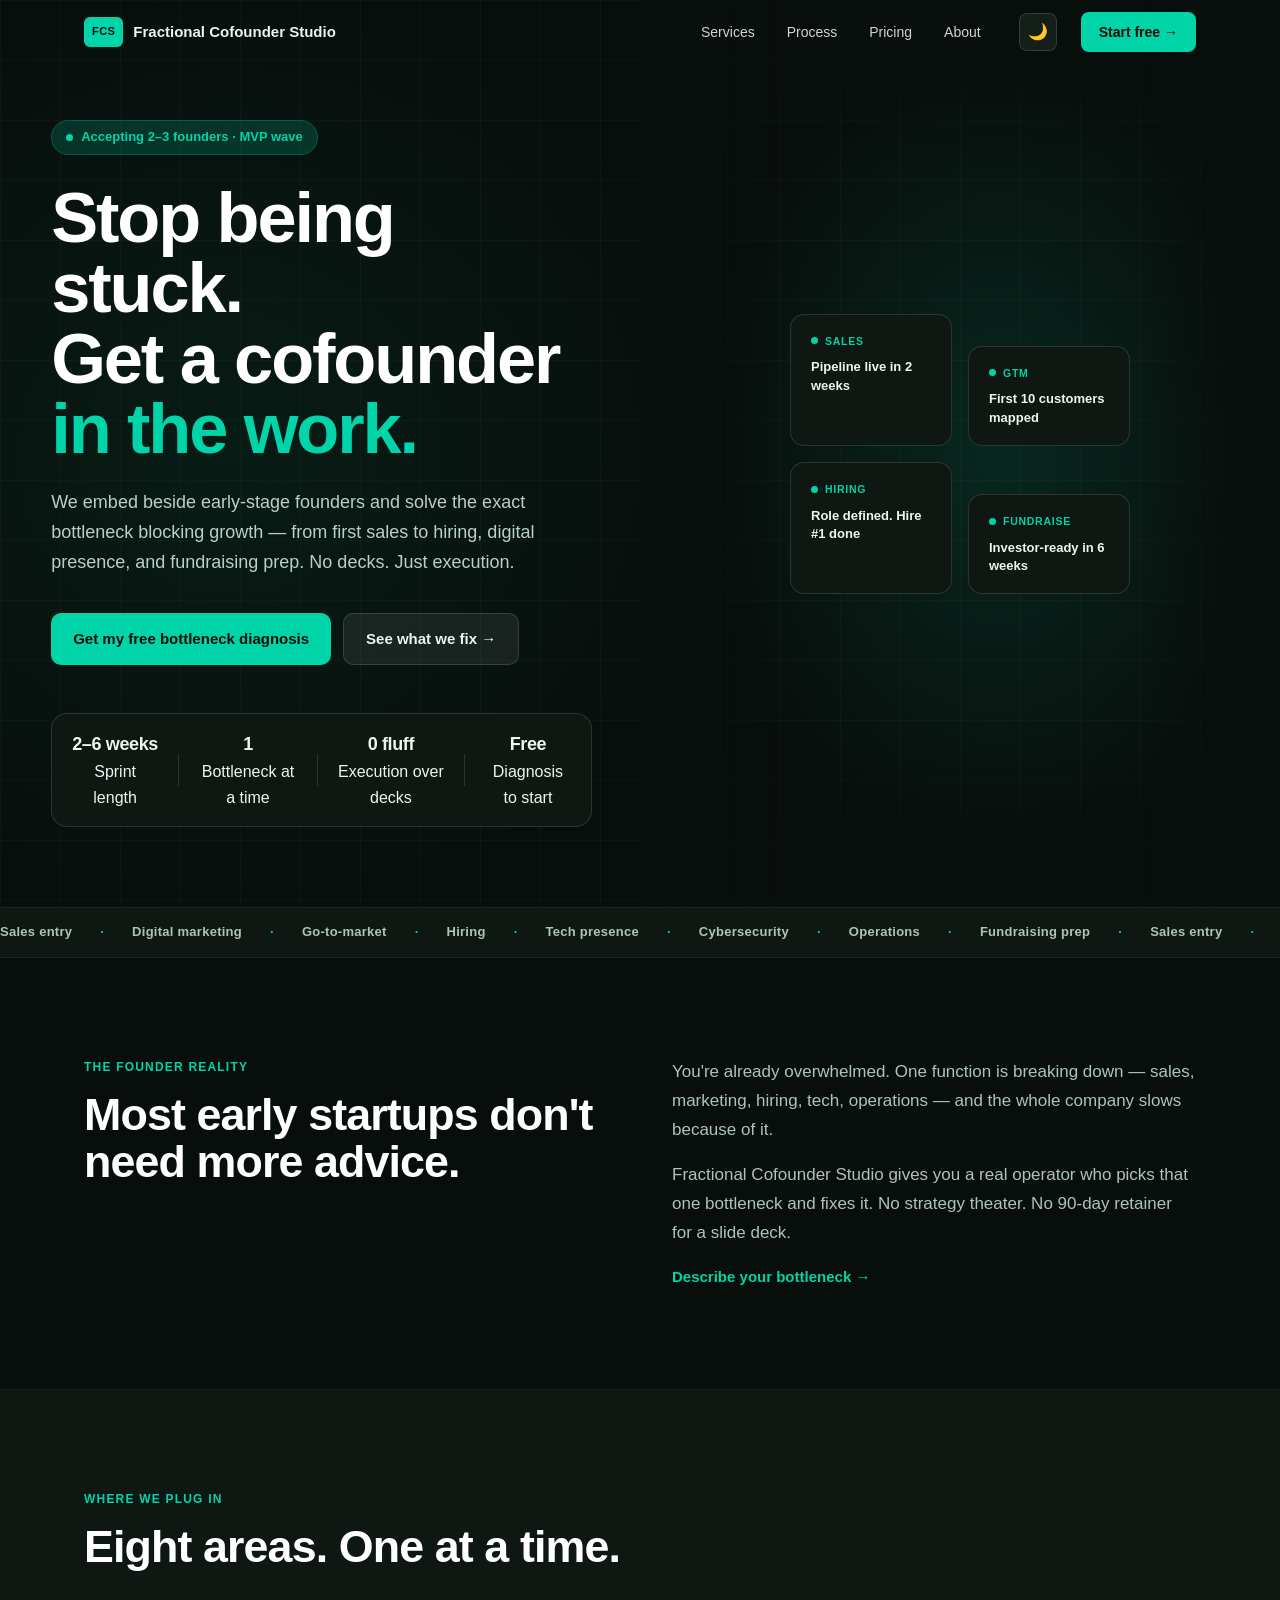
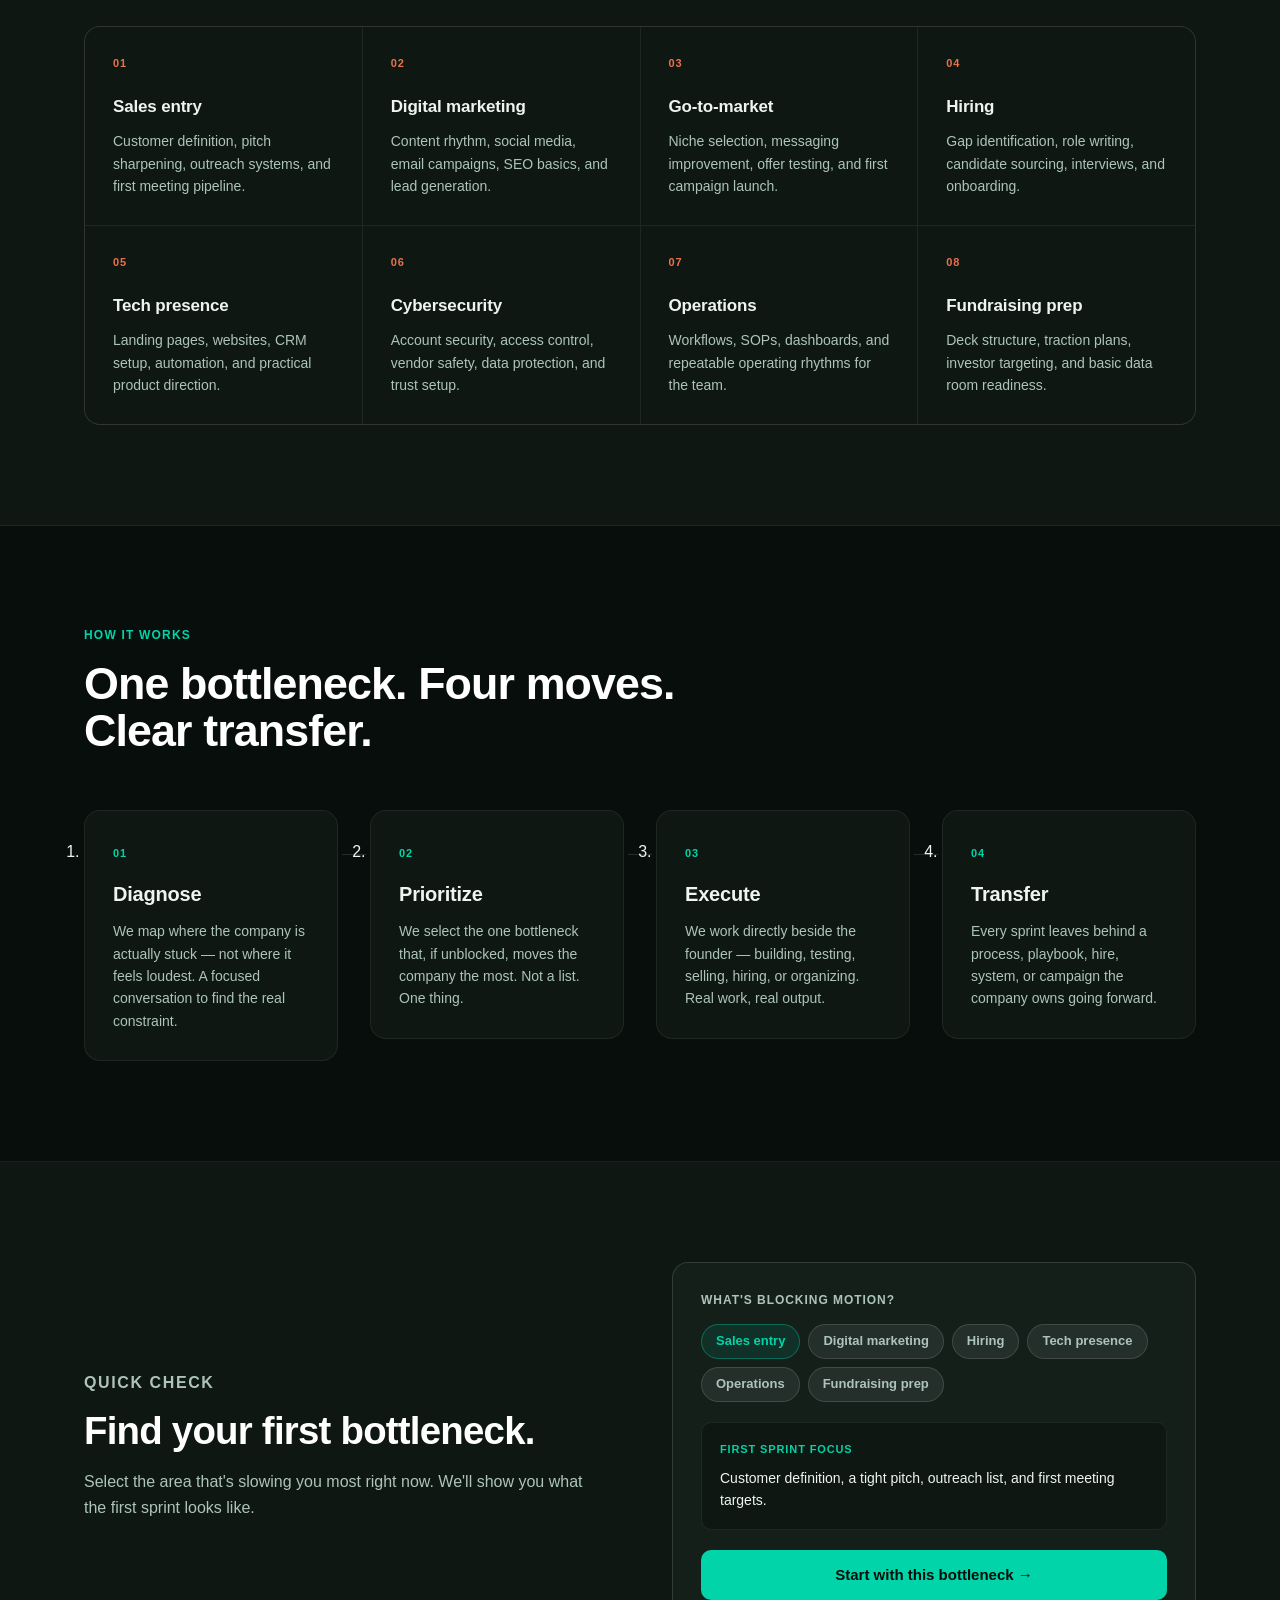
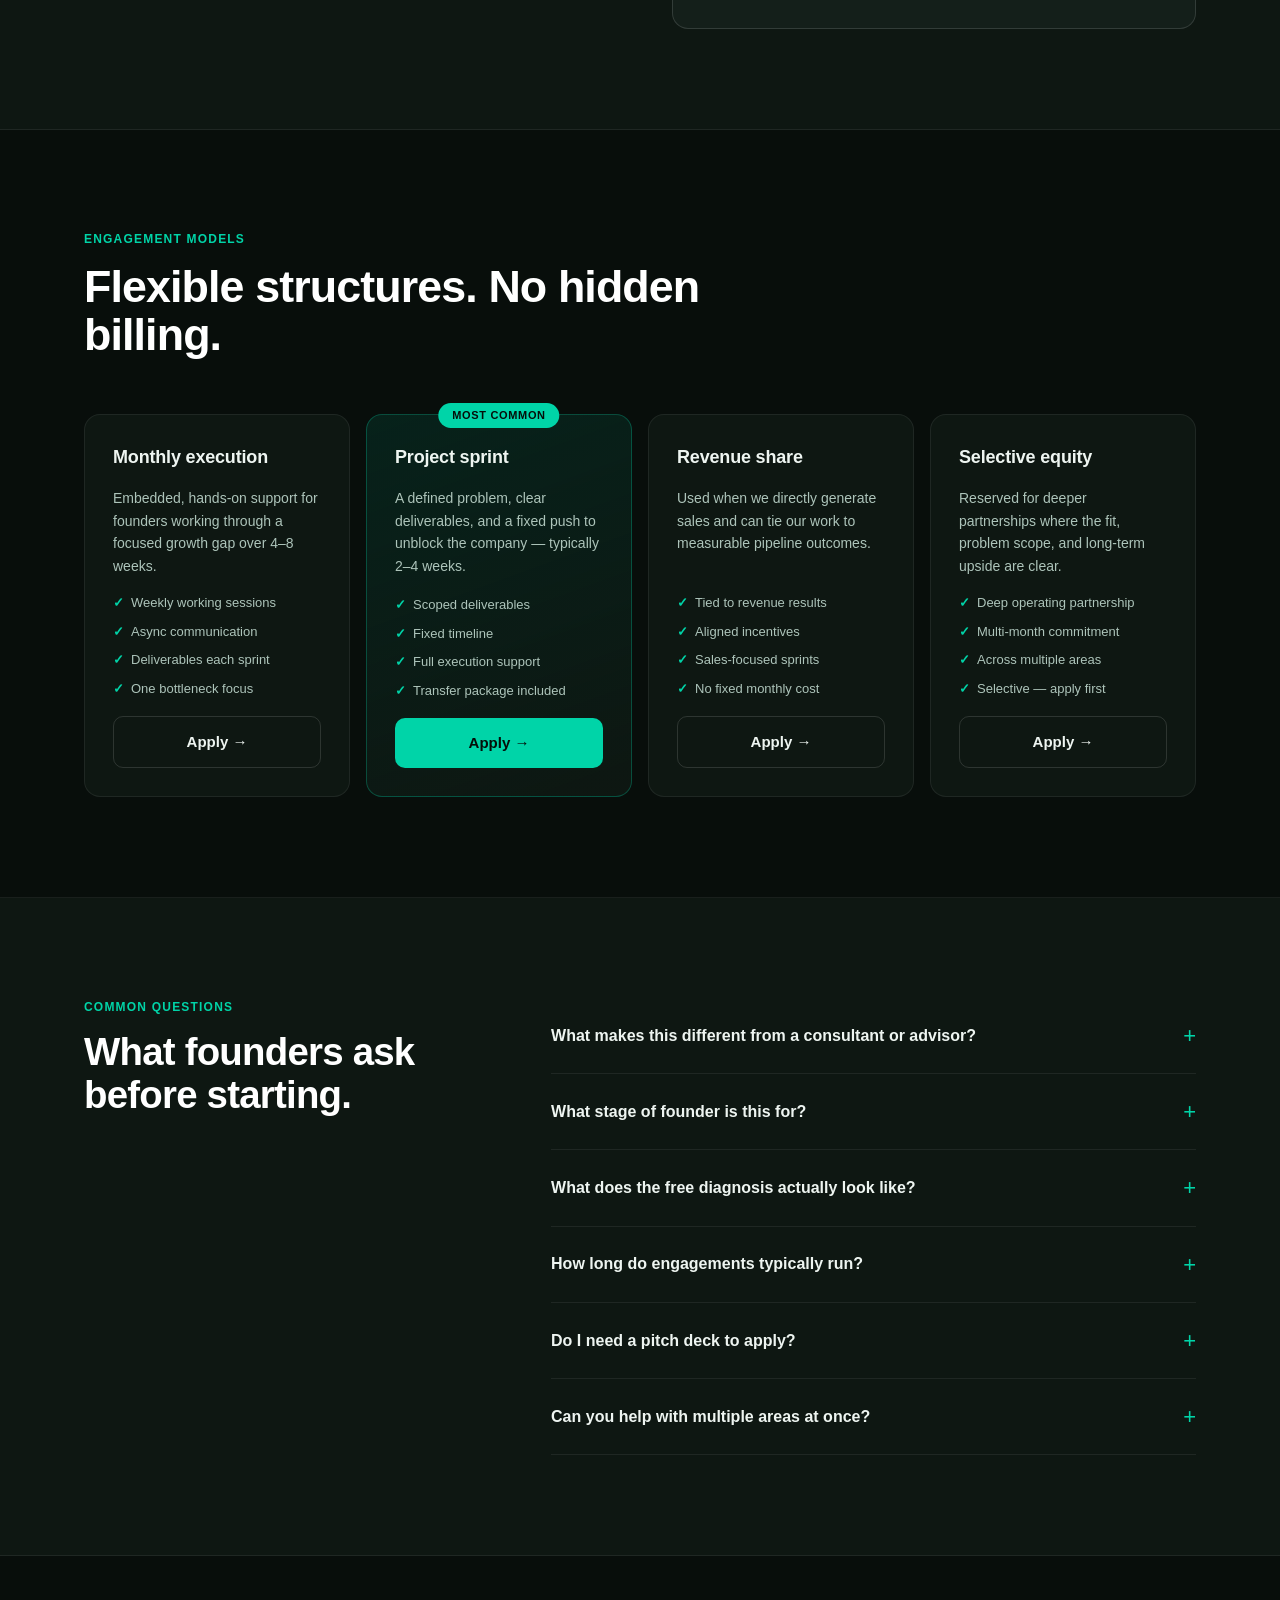
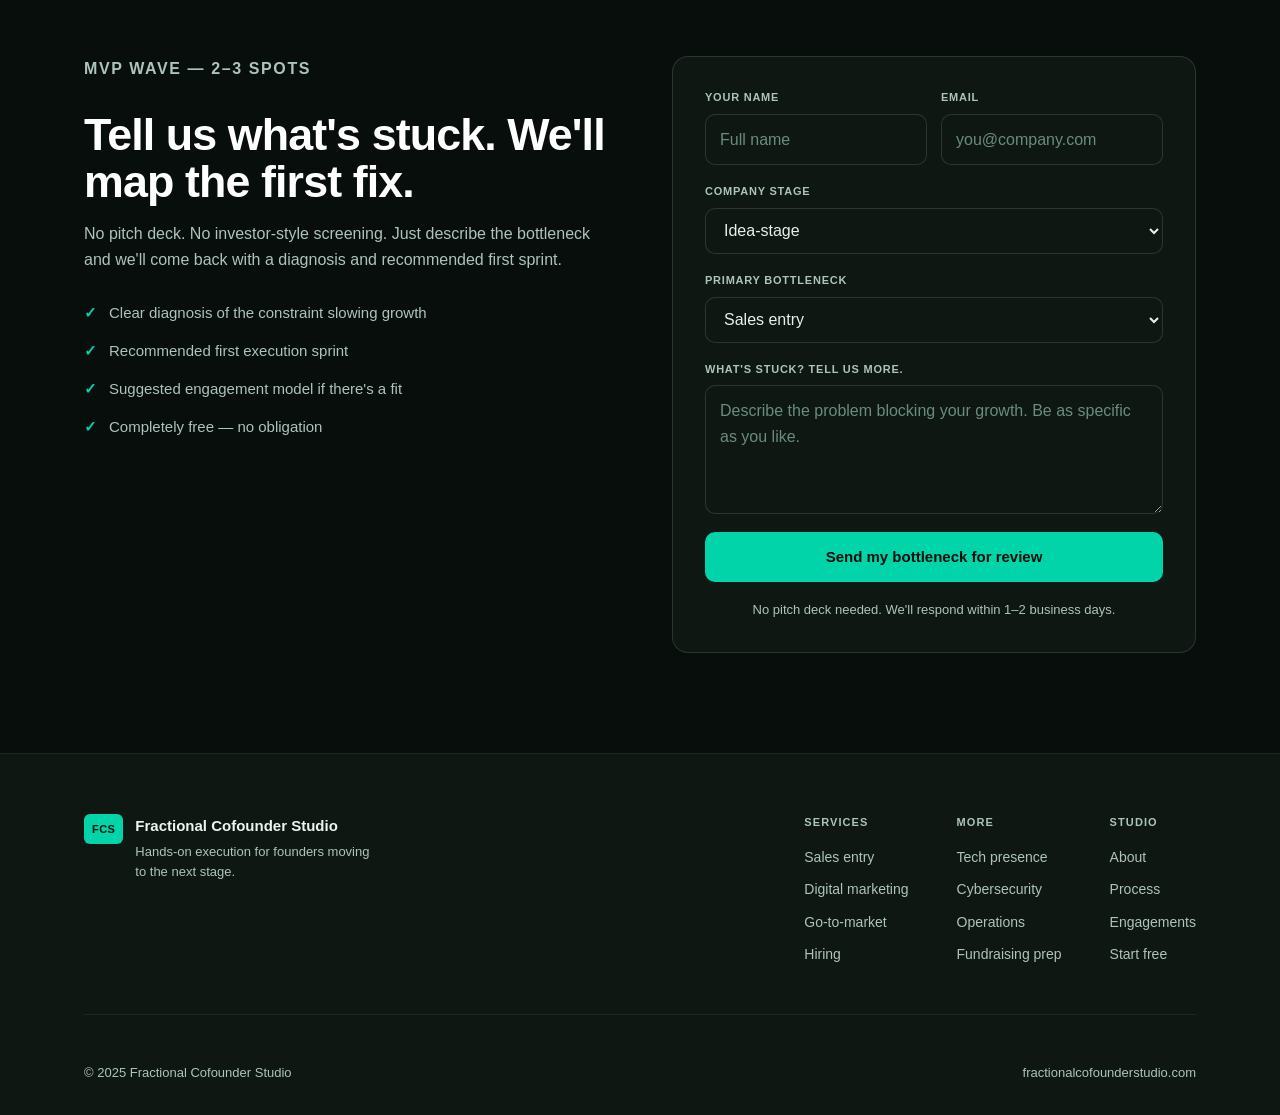
<file: index.html>
<!doctype html>
<html lang="en" data-theme="">
  <head>
    <meta charset="utf-8" />
    <meta name="viewport" content="width=device-width, initial-scale=1" />
    <title>Fractional Cofounder Studio | Hands-On Startup Execution Partner</title>
    <meta name="description" content="Fractional Cofounder Studio helps idea-stage, pre-seed, and seed founders solve growth bottlenecks through hands-on execution in sales, marketing, hiring, tech, operations, cybersecurity, and fundraising." />
    <meta name="robots" content="index, follow" />
    <link rel="canonical" href="https://fractionalcofounderstudio.com/" />
    <link rel="icon" href="assets/favicon.svg" type="image/svg+xml" />
    <link rel="apple-touch-icon" href="assets/favicon.svg" />

    <!-- Security meta tags -->
    <meta http-equiv="X-Content-Type-Options" content="nosniff" />
    <meta name="referrer" content="strict-origin-when-cross-origin" />
    <meta http-equiv="Content-Security-Policy" content="
      default-src 'self';
      script-src 'self' 'unsafe-inline' https://www.googletagmanager.com https://www.google-analytics.com;
      style-src  'self' 'unsafe-inline' https://fonts.googleapis.com;
      font-src   'self' https://fonts.gstatic.com;
      img-src    'self' data: https://www.google-analytics.com;
      connect-src 'self' https://formspree.io https://www.google-analytics.com;
      frame-ancestors 'none';
    " />

    <!-- Open Graph -->
    <meta property="og:type"        content="website" />
    <meta property="og:title"       content="Fractional Cofounder Studio | Hands-On Startup Execution Partner" />
    <meta property="og:description" content="A temporary cofounder-style operator for early-stage founders who need hands-on help solving the bottleneck blocking growth." />
    <meta property="og:url"         content="https://fractionalcofounderstudio.com/" />
    <meta property="og:image"       content="https://fractionalcofounderstudio.com/assets/hero-founder-operator.png" />
    <meta name="twitter:card"       content="summary_large_image" />

    <!-- Google Analytics — replace G-XXXXXXXXXX with your Measurement ID -->
    <script async src="https://www.googletagmanager.com/gtag/js?id=G-XXXXXXXXXX"></script>
    <script>
      window.dataLayer = window.dataLayer || [];
      function gtag(){ dataLayer.push(arguments); }
      gtag("js", new Date());
      gtag("config", "G-XXXXXXXXXX", { anonymize_ip: true });
    </script>

    <link rel="preconnect" href="https://fonts.googleapis.com" />
    <link rel="preconnect" href="https://fonts.gstatic.com" crossorigin />
    <link href="https://fonts.googleapis.com/css2?family=Inter:wght@400;500;600;700;800;900&display=swap" rel="stylesheet" />
    <link rel="stylesheet" href="css/styles.css" />

    <!-- Structured data -->
    <script type="application/ld+json">
    {
      "@context": "https://schema.org",
      "@type": "ProfessionalService",
      "name": "Fractional Cofounder Studio",
      "description": "Hands-on execution partner for idea-stage, pre-seed, and seed-stage founders.",
      "url": "https://fractionalcofounderstudio.com/",
      "areaServed": "Global",
      "serviceType": ["Fractional cofounder support","Startup sales execution","Go-to-market strategy","Startup hiring support","Digital marketing","Startup operations","Fundraising preparation"]
    }
    </script>
  </head>
  <body>

    <!-- NAV -->
    <header class="nav" id="nav">
      <div class="nav-inner">
        <a class="logo" href="#top" aria-label="Fractional Cofounder Studio home">
          <span class="logo-mark" aria-hidden="true">FCS</span>
          <span class="logo-text">Fractional Cofounder Studio</span>
        </a>
        <nav class="nav-links" aria-label="Primary navigation">
          <a href="#services">Services</a>
          <a href="#process">Process</a>
          <a href="#pricing">Pricing</a>
          <a href="about.html">About</a>
        </nav>
        <button class="theme-toggle" id="theme-toggle" aria-label="Toggle dark/light mode" title="Toggle dark/light mode">
          <span class="theme-icon-dark" aria-hidden="true">🌙</span>
          <span class="theme-icon-light" aria-hidden="true">☀️</span>
        </button>
        <a class="nav-cta" href="#intake">Start free →</a>
        <button class="burger" aria-label="Open menu" aria-expanded="false" aria-controls="drawer">
          <span></span><span></span>
        </button>
      </div>
    </header>

    <nav class="drawer" id="drawer" aria-label="Mobile navigation">
      <a href="#services">Services</a>
      <a href="#process">Process</a>
      <a href="#pricing">Pricing</a>
      <a href="about.html">About</a>
      <a href="#intake" class="drawer-cta">Get free diagnosis →</a>
    </nav>

    <main id="top">

      <!-- HERO -->
      <section class="hero">
        <div class="hero-bg" aria-hidden="true"></div>
        <div class="hero-grid-lines" aria-hidden="true"></div>
        <div class="hero-inner">
          <div class="hero-badge reveal">
            <span class="badge-dot" aria-hidden="true"></span>
            Accepting 2–3 founders · MVP wave
          </div>
          <h1 class="hero-h1 reveal">
            Stop being stuck.<br />
            Get a cofounder<br />
            <span class="h1-accent">in the work.</span>
          </h1>
          <p class="hero-sub reveal">
            We embed beside early-stage founders and solve the exact bottleneck blocking growth — from first sales to hiring, digital presence, and fundraising prep. No decks. Just execution.
          </p>
          <div class="hero-actions reveal">
            <a class="btn btn-primary" href="#intake">Get my free bottleneck diagnosis</a>
            <a class="btn btn-ghost" href="#services">See what we fix →</a>
          </div>
          <dl class="hero-stats reveal">
            <div class="stat">
              <dt><strong>2–6 weeks</strong></dt>
              <dd>Sprint length</dd>
            </div>
            <div class="stat-divider" aria-hidden="true"></div>
            <div class="stat">
              <dt><strong>1</strong></dt>
              <dd>Bottleneck at a time</dd>
            </div>
            <div class="stat-divider" aria-hidden="true"></div>
            <div class="stat">
              <dt><strong>0 fluff</strong></dt>
              <dd>Execution over decks</dd>
            </div>
            <div class="stat-divider" aria-hidden="true"></div>
            <div class="stat">
              <dt><strong>Free</strong></dt>
              <dd>Diagnosis to start</dd>
            </div>
          </dl>
        </div>
        <div class="hero-visual" aria-hidden="true">
          <div class="hv-glow"></div>
          <div class="hv-grid">
            <div class="hv-card" style="--hd:0s">
              <div class="hv-top"><span class="hv-dot"></span><span class="hv-tag">Sales</span></div>
              <p class="hv-text">Pipeline live in 2 weeks</p>
            </div>
            <div class="hv-card" style="--hd:0.8s">
              <div class="hv-top"><span class="hv-dot"></span><span class="hv-tag">GTM</span></div>
              <p class="hv-text">First 10 customers mapped</p>
            </div>
            <div class="hv-card" style="--hd:1.4s">
              <div class="hv-top"><span class="hv-dot"></span><span class="hv-tag">Hiring</span></div>
              <p class="hv-text">Role defined. Hire #1 done</p>
            </div>
            <div class="hv-card" style="--hd:0.4s">
              <div class="hv-top"><span class="hv-dot"></span><span class="hv-tag">Fundraise</span></div>
              <p class="hv-text">Investor-ready in 6 weeks</p>
            </div>
          </div>
          <div class="hv-fade"></div>
        </div>
      </section>

      <!-- TICKER -->
      <div class="ticker-wrap" aria-hidden="true">
        <div class="ticker">
          <span>Sales entry</span><span class="ticker-dot">·</span>
          <span>Digital marketing</span><span class="ticker-dot">·</span>
          <span>Go-to-market</span><span class="ticker-dot">·</span>
          <span>Hiring</span><span class="ticker-dot">·</span>
          <span>Tech presence</span><span class="ticker-dot">·</span>
          <span>Cybersecurity</span><span class="ticker-dot">·</span>
          <span>Operations</span><span class="ticker-dot">·</span>
          <span>Fundraising prep</span><span class="ticker-dot">·</span>
          <span>Sales entry</span><span class="ticker-dot">·</span>
          <span>Digital marketing</span><span class="ticker-dot">·</span>
          <span>Go-to-market</span><span class="ticker-dot">·</span>
          <span>Hiring</span><span class="ticker-dot">·</span>
          <span>Tech presence</span><span class="ticker-dot">·</span>
          <span>Cybersecurity</span><span class="ticker-dot">·</span>
          <span>Operations</span><span class="ticker-dot">·</span>
          <span>Fundraising prep</span><span class="ticker-dot">·</span>
        </div>
      </div>

      <!-- PROBLEM -->
      <section class="problem" aria-labelledby="problem-heading">
        <div class="container">
          <div class="problem-layout">
            <div class="problem-left reveal-left">
              <p class="label">The founder reality</p>
              <h2 id="problem-heading">Most early startups don't need more advice.</h2>
            </div>
            <div class="problem-right reveal-right">
              <p>You're already overwhelmed. One function is breaking down — sales, marketing, hiring, tech, operations — and the whole company slows because of it.</p>
              <p>Fractional Cofounder Studio gives you a real operator who picks that one bottleneck and fixes it. No strategy theater. No 90-day retainer for a slide deck.</p>
              <div class="problem-cta">
                <a href="#intake" class="link-arrow">Describe your bottleneck →</a>
              </div>
            </div>
          </div>
        </div>
      </section>

      <!-- SERVICES -->
      <section class="services" id="services" aria-labelledby="services-heading">
        <div class="container">
          <div class="section-head reveal">
            <p class="label">Where we plug in</p>
            <h2 id="services-heading">Eight areas. One at a time.</h2>
          </div>
          <div class="services-grid">
            <article class="svc-card reveal" data-delay="0">
              <div class="svc-num" aria-hidden="true">01</div>
              <h3>Sales entry</h3>
              <p>Customer definition, pitch sharpening, outreach systems, and first meeting pipeline.</p>
            </article>
            <article class="svc-card reveal" data-delay="80">
              <div class="svc-num" aria-hidden="true">02</div>
              <h3>Digital marketing</h3>
              <p>Content rhythm, social media, email campaigns, SEO basics, and lead generation.</p>
            </article>
            <article class="svc-card reveal" data-delay="160">
              <div class="svc-num" aria-hidden="true">03</div>
              <h3>Go-to-market</h3>
              <p>Niche selection, messaging improvement, offer testing, and first campaign launch.</p>
            </article>
            <article class="svc-card reveal" data-delay="240">
              <div class="svc-num" aria-hidden="true">04</div>
              <h3>Hiring</h3>
              <p>Gap identification, role writing, candidate sourcing, interviews, and onboarding.</p>
            </article>
            <article class="svc-card reveal" data-delay="80">
              <div class="svc-num" aria-hidden="true">05</div>
              <h3>Tech presence</h3>
              <p>Landing pages, websites, CRM setup, automation, and practical product direction.</p>
            </article>
            <article class="svc-card reveal" data-delay="160">
              <div class="svc-num" aria-hidden="true">06</div>
              <h3>Cybersecurity</h3>
              <p>Account security, access control, vendor safety, data protection, and trust setup.</p>
            </article>
            <article class="svc-card reveal" data-delay="240">
              <div class="svc-num" aria-hidden="true">07</div>
              <h3>Operations</h3>
              <p>Workflows, SOPs, dashboards, and repeatable operating rhythms for the team.</p>
            </article>
            <article class="svc-card reveal" data-delay="320">
              <div class="svc-num" aria-hidden="true">08</div>
              <h3>Fundraising prep</h3>
              <p>Deck structure, traction plans, investor targeting, and basic data room readiness.</p>
            </article>
          </div>
        </div>
      </section>

      <!-- PROCESS -->
      <section class="process" id="process" aria-labelledby="process-heading">
        <div class="container">
          <div class="section-head reveal">
            <p class="label">How it works</p>
            <h2 id="process-heading">One bottleneck. Four moves. Clear transfer.</h2>
          </div>
          <ol class="process-steps" aria-label="Our four-step process">
            <li class="process-step reveal" data-delay="0">
              <div class="step-number" aria-hidden="true">01</div>
              <div class="step-content">
                <h3>Diagnose</h3>
                <p>We map where the company is actually stuck — not where it feels loudest. A focused conversation to find the real constraint.</p>
              </div>
            </li>
            <li class="step-connector reveal" aria-hidden="true"></li>
            <li class="process-step reveal" data-delay="120">
              <div class="step-number" aria-hidden="true">02</div>
              <div class="step-content">
                <h3>Prioritize</h3>
                <p>We select the one bottleneck that, if unblocked, moves the company the most. Not a list. One thing.</p>
              </div>
            </li>
            <li class="step-connector reveal" aria-hidden="true"></li>
            <li class="process-step reveal" data-delay="240">
              <div class="step-number" aria-hidden="true">03</div>
              <div class="step-content">
                <h3>Execute</h3>
                <p>We work directly beside the founder — building, testing, selling, hiring, or organizing. Real work, real output.</p>
              </div>
            </li>
            <li class="step-connector reveal" aria-hidden="true"></li>
            <li class="process-step reveal" data-delay="360">
              <div class="step-number" aria-hidden="true">04</div>
              <div class="step-content">
                <h3>Transfer</h3>
                <p>Every sprint leaves behind a process, playbook, hire, system, or campaign the company owns going forward.</p>
              </div>
            </li>
          </ol>
        </div>
      </section>

      <!-- DIAGNOSTIC WIDGET -->
      <section class="diagnostic" aria-labelledby="diagnostic-heading">
        <div class="container">
          <div class="diagnostic-layout">
            <div class="diagnostic-copy reveal">
              <p class="label">Quick check</p>
              <h2 id="diagnostic-heading">Find your first bottleneck.</h2>
              <p>Select the area that's slowing you most right now. We'll show you what the first sprint looks like.</p>
            </div>
            <div class="diagnostic-widget reveal">
              <p class="widget-label" id="widget-label">What's blocking motion?</p>
              <div class="widget-options" id="widget-options" role="group" aria-labelledby="widget-label">
                <button class="widget-opt active" data-key="Sales entry">Sales entry</button>
                <button class="widget-opt" data-key="Digital marketing">Digital marketing</button>
                <button class="widget-opt" data-key="Hiring">Hiring</button>
                <button class="widget-opt" data-key="Tech presence">Tech presence</button>
                <button class="widget-opt" data-key="Operations">Operations</button>
                <button class="widget-opt" data-key="Fundraising prep">Fundraising prep</button>
              </div>
              <div class="widget-result" aria-live="polite">
                <div class="result-label">First sprint focus</div>
                <div class="result-text" id="result-text">Customer definition, a tight pitch, outreach list, and first meeting targets.</div>
              </div>
              <a class="btn btn-primary btn-full" href="#intake">Start with this bottleneck →</a>
            </div>
          </div>
        </div>
      </section>

      <!-- PRICING -->
      <section class="pricing" id="pricing" aria-labelledby="pricing-heading">
        <div class="container">
          <div class="section-head reveal">
            <p class="label">Engagement models</p>
            <h2 id="pricing-heading">Flexible structures. No hidden billing.</h2>
          </div>
          <div class="pricing-grid">
            <article class="price-card reveal" data-delay="0">
              <div class="price-tag">Monthly execution</div>
              <p>Embedded, hands-on support for founders working through a focused growth gap over 4–8 weeks.</p>
              <ul class="price-list">
                <li>Weekly working sessions</li>
                <li>Async communication</li>
                <li>Deliverables each sprint</li>
                <li>One bottleneck focus</li>
              </ul>
              <a href="#intake" class="btn btn-outline btn-full">Apply →</a>
            </article>
            <article class="price-card price-card-featured reveal" data-delay="100">
              <div class="price-badge">Most common</div>
              <div class="price-tag">Project sprint</div>
              <p>A defined problem, clear deliverables, and a fixed push to unblock the company — typically 2–4 weeks.</p>
              <ul class="price-list">
                <li>Scoped deliverables</li>
                <li>Fixed timeline</li>
                <li>Full execution support</li>
                <li>Transfer package included</li>
              </ul>
              <a href="#intake" class="btn btn-primary btn-full">Apply →</a>
            </article>
            <article class="price-card reveal" data-delay="200">
              <div class="price-tag">Revenue share</div>
              <p>Used when we directly generate sales and can tie our work to measurable pipeline outcomes.</p>
              <ul class="price-list">
                <li>Tied to revenue results</li>
                <li>Aligned incentives</li>
                <li>Sales-focused sprints</li>
                <li>No fixed monthly cost</li>
              </ul>
              <a href="#intake" class="btn btn-outline btn-full">Apply →</a>
            </article>
            <article class="price-card reveal" data-delay="300">
              <div class="price-tag">Selective equity</div>
              <p>Reserved for deeper partnerships where the fit, problem scope, and long-term upside are clear.</p>
              <ul class="price-list">
                <li>Deep operating partnership</li>
                <li>Multi-month commitment</li>
                <li>Across multiple areas</li>
                <li>Selective — apply first</li>
              </ul>
              <a href="#intake" class="btn btn-outline btn-full">Apply →</a>
            </article>
          </div>
        </div>
      </section>

      <!-- FAQ -->
      <section class="faq" aria-labelledby="faq-heading">
        <div class="container faq-inner">
          <div class="faq-head reveal">
            <p class="label">Common questions</p>
            <h2 id="faq-heading">What founders ask before starting.</h2>
          </div>
          <div class="faq-list reveal">
            <details class="faq-item">
              <summary>What makes this different from a consultant or advisor?</summary>
              <div class="faq-body">Advisors give input. Consultants write reports. We do the work — directly beside the founder. Every engagement ends with something built, hired, launched, or systematized. Not a deck. Not a list of recommendations.</div>
            </details>
            <details class="faq-item">
              <summary>What stage of founder is this for?</summary>
              <div class="faq-body">Idea-stage, pre-seed, and early seed. If you're overwhelmed, carrying too many company functions, or watching one unresolved problem slow everything down — this is built for you.</div>
            </details>
            <details class="faq-item">
              <summary>What does the free diagnosis actually look like?</summary>
              <div class="faq-body">You fill out the intake form describing what's stuck. We review it and come back with a clear picture of the bottleneck, the first sprint we'd run, and the engagement model that fits — at no cost, no pressure.</div>
            </details>
            <details class="faq-item">
              <summary>How long do engagements typically run?</summary>
              <div class="faq-body">Most sprints are 2–6 weeks, focused on one bottleneck. Monthly engagements typically run 4–8 weeks. We don't push for longer contracts — the goal is to unblock you fast, transfer what we built, and leave you self-sufficient.</div>
            </details>
            <details class="faq-item">
              <summary>Do I need a pitch deck to apply?</summary>
              <div class="faq-body">No. A short description of what's stuck is all we need. We're not evaluating your company — we're evaluating whether we can actually help you move.</div>
            </details>
            <details class="faq-item">
              <summary>Can you help with multiple areas at once?</summary>
              <div class="faq-body">We work on one bottleneck at a time. Trying to fix everything simultaneously is part of what creates the stuck-ness most founders experience. Focus is the whole model.</div>
            </details>
          </div>
        </div>
      </section>

      <!-- INTAKE -->
      <section class="intake" id="intake" aria-labelledby="intake-heading">
        <div class="container">
          <div class="intake-layout">
            <div class="intake-copy reveal">
              <p class="label">MVP wave — 2–3 spots</p>
              <h2 id="intake-heading">Tell us what's stuck. We'll map the first fix.</h2>
              <p>No pitch deck. No investor-style screening. Just describe the bottleneck and we'll come back with a diagnosis and recommended first sprint.</p>
              <ul class="intake-bullets">
                <li><span class="bullet-icon" aria-hidden="true">✓</span> Clear diagnosis of the constraint slowing growth</li>
                <li><span class="bullet-icon" aria-hidden="true">✓</span> Recommended first execution sprint</li>
                <li><span class="bullet-icon" aria-hidden="true">✓</span> Suggested engagement model if there's a fit</li>
                <li><span class="bullet-icon" aria-hidden="true">✓</span> Completely free — no obligation</li>
              </ul>
            </div>
            <form class="intake-form reveal" id="intake-form" novalidate>
              <div class="form-row">
                <label>
                  <span>Your name</span>
                  <input type="text" name="name" placeholder="Full name" required minlength="2" maxlength="100" autocomplete="name" />
                </label>
                <label>
                  <span>Email</span>
                  <input type="email" name="email" placeholder="you@company.com" required maxlength="254" autocomplete="email" />
                </label>
              </div>
              <label>
                <span>Company stage</span>
                <select name="stage" autocomplete="off">
                  <option>Idea-stage</option>
                  <option>Pre-seed</option>
                  <option>Seed-stage</option>
                  <option>Other</option>
                </select>
              </label>
              <label>
                <span>Primary bottleneck</span>
                <select name="bottleneck" autocomplete="off">
                  <option>Sales entry</option>
                  <option>Digital marketing</option>
                  <option>Go-to-market</option>
                  <option>Hiring</option>
                  <option>Tech presence</option>
                  <option>Operations</option>
                  <option>Fundraising prep</option>
                  <option>Other / not sure</option>
                </select>
              </label>
              <label>
                <span>What's stuck? Tell us more.</span>
                <textarea name="stuck" rows="4" placeholder="Describe the problem blocking your growth. Be as specific as you like." required minlength="20" maxlength="2000"></textarea>
              </label>
              <!-- Honeypot — hidden from real users, catches bots -->
              <input type="text" name="_gotcha" style="display:none" tabindex="-1" autocomplete="off" />
              <button class="btn btn-primary btn-full" type="submit" id="form-submit">Send my bottleneck for review</button>
              <p class="form-note" id="form-status" role="status" aria-live="polite">No pitch deck needed. We'll respond within 1–2 business days.</p>
            </form>
          </div>
        </div>
      </section>

    </main>

    <!-- FOOTER -->
    <footer class="footer" aria-label="Site footer">
      <div class="footer-inner">
        <div class="footer-top">
          <div class="footer-brand">
            <span class="logo-mark" aria-hidden="true">FCS</span>
            <div>
              <div class="footer-name">Fractional Cofounder Studio</div>
              <div class="footer-tagline">Hands-on execution for founders moving to the next stage.</div>
            </div>
          </div>
          <nav class="footer-nav" aria-label="Footer navigation">
            <div class="footer-col">
              <p class="footer-col-head">Services</p>
              <a href="#services">Sales entry</a>
              <a href="#services">Digital marketing</a>
              <a href="#services">Go-to-market</a>
              <a href="#services">Hiring</a>
            </div>
            <div class="footer-col">
              <p class="footer-col-head">More</p>
              <a href="#services">Tech presence</a>
              <a href="#services">Cybersecurity</a>
              <a href="#services">Operations</a>
              <a href="#services">Fundraising prep</a>
            </div>
            <div class="footer-col">
              <p class="footer-col-head">Studio</p>
              <a href="about.html">About</a>
              <a href="#process">Process</a>
              <a href="#pricing">Engagements</a>
              <a href="#intake">Start free</a>
            </div>
          </nav>
        </div>
        <div class="footer-bottom">
          <span>© 2025 Fractional Cofounder Studio</span>
          <span>fractionalcofounderstudio.com</span>
        </div>
      </div>
    </footer>

    <script src="js/script.js"></script>
  </body>
</html>
</file>
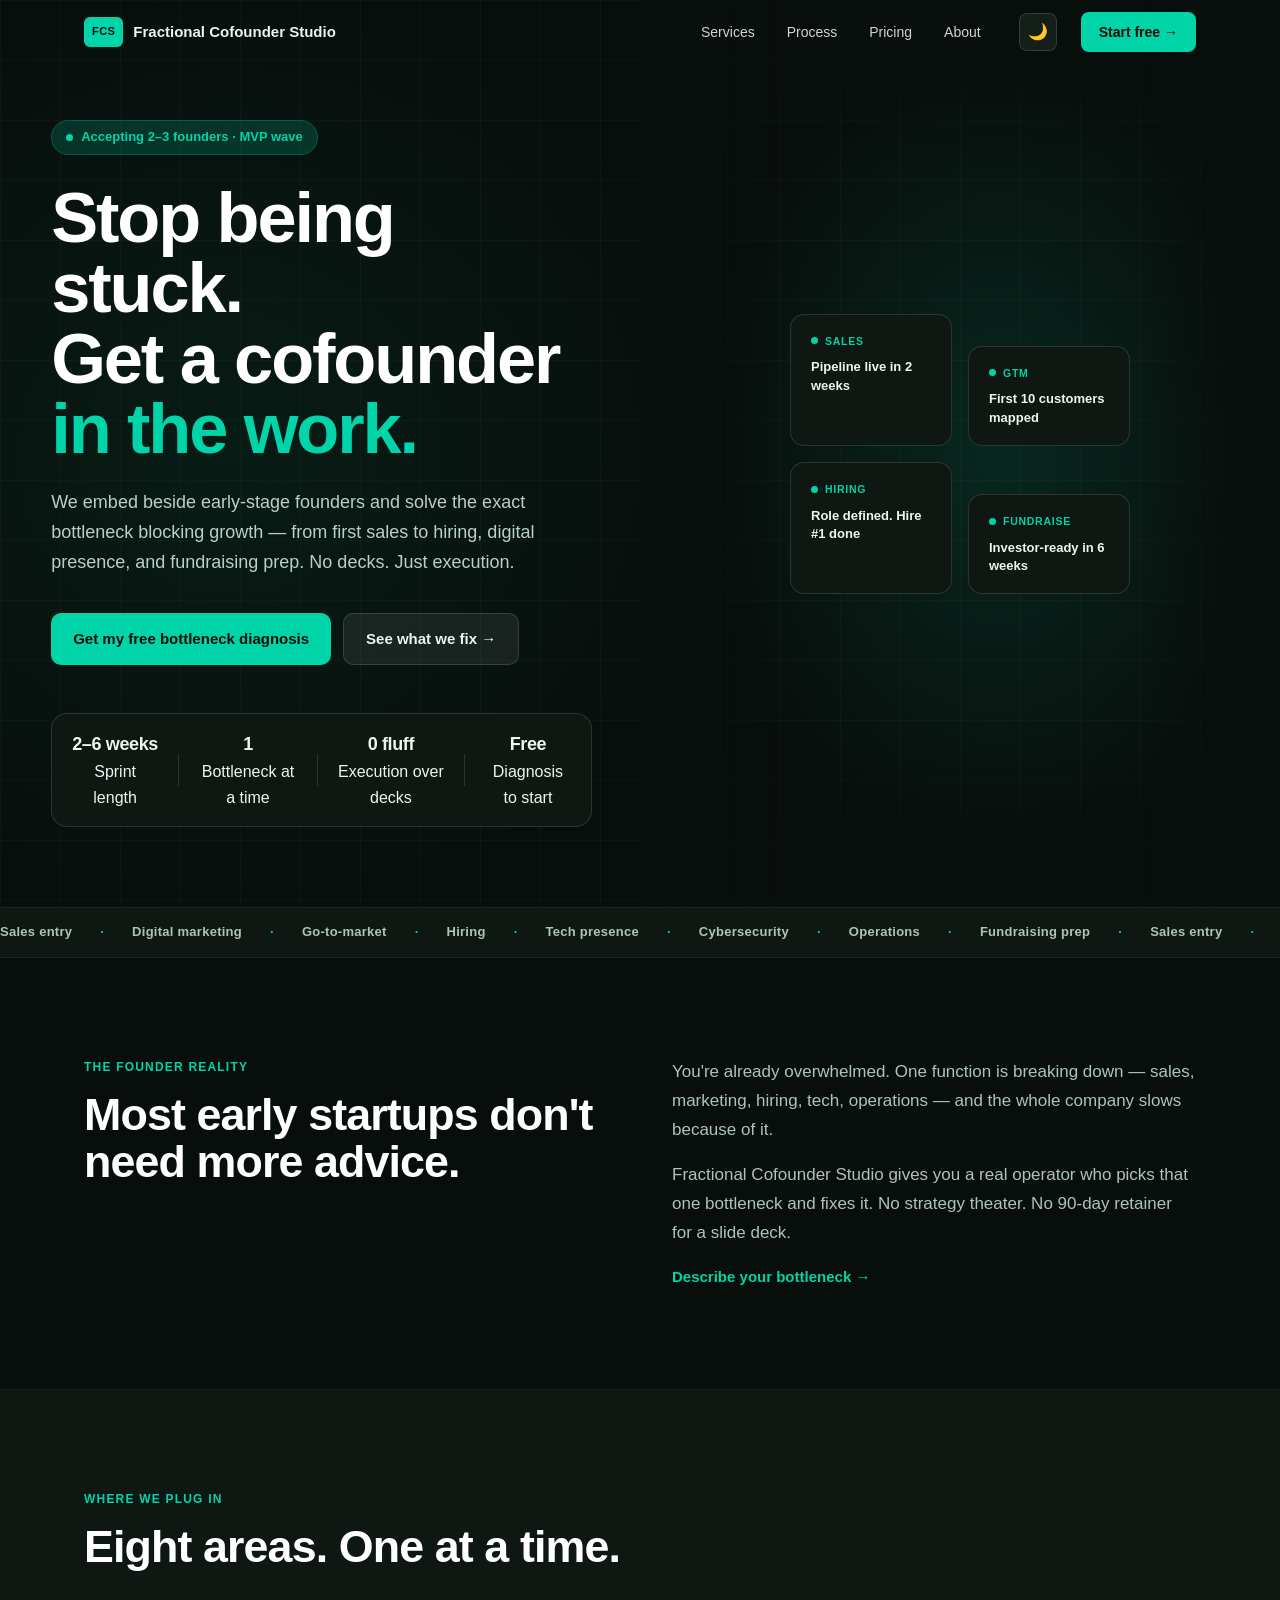
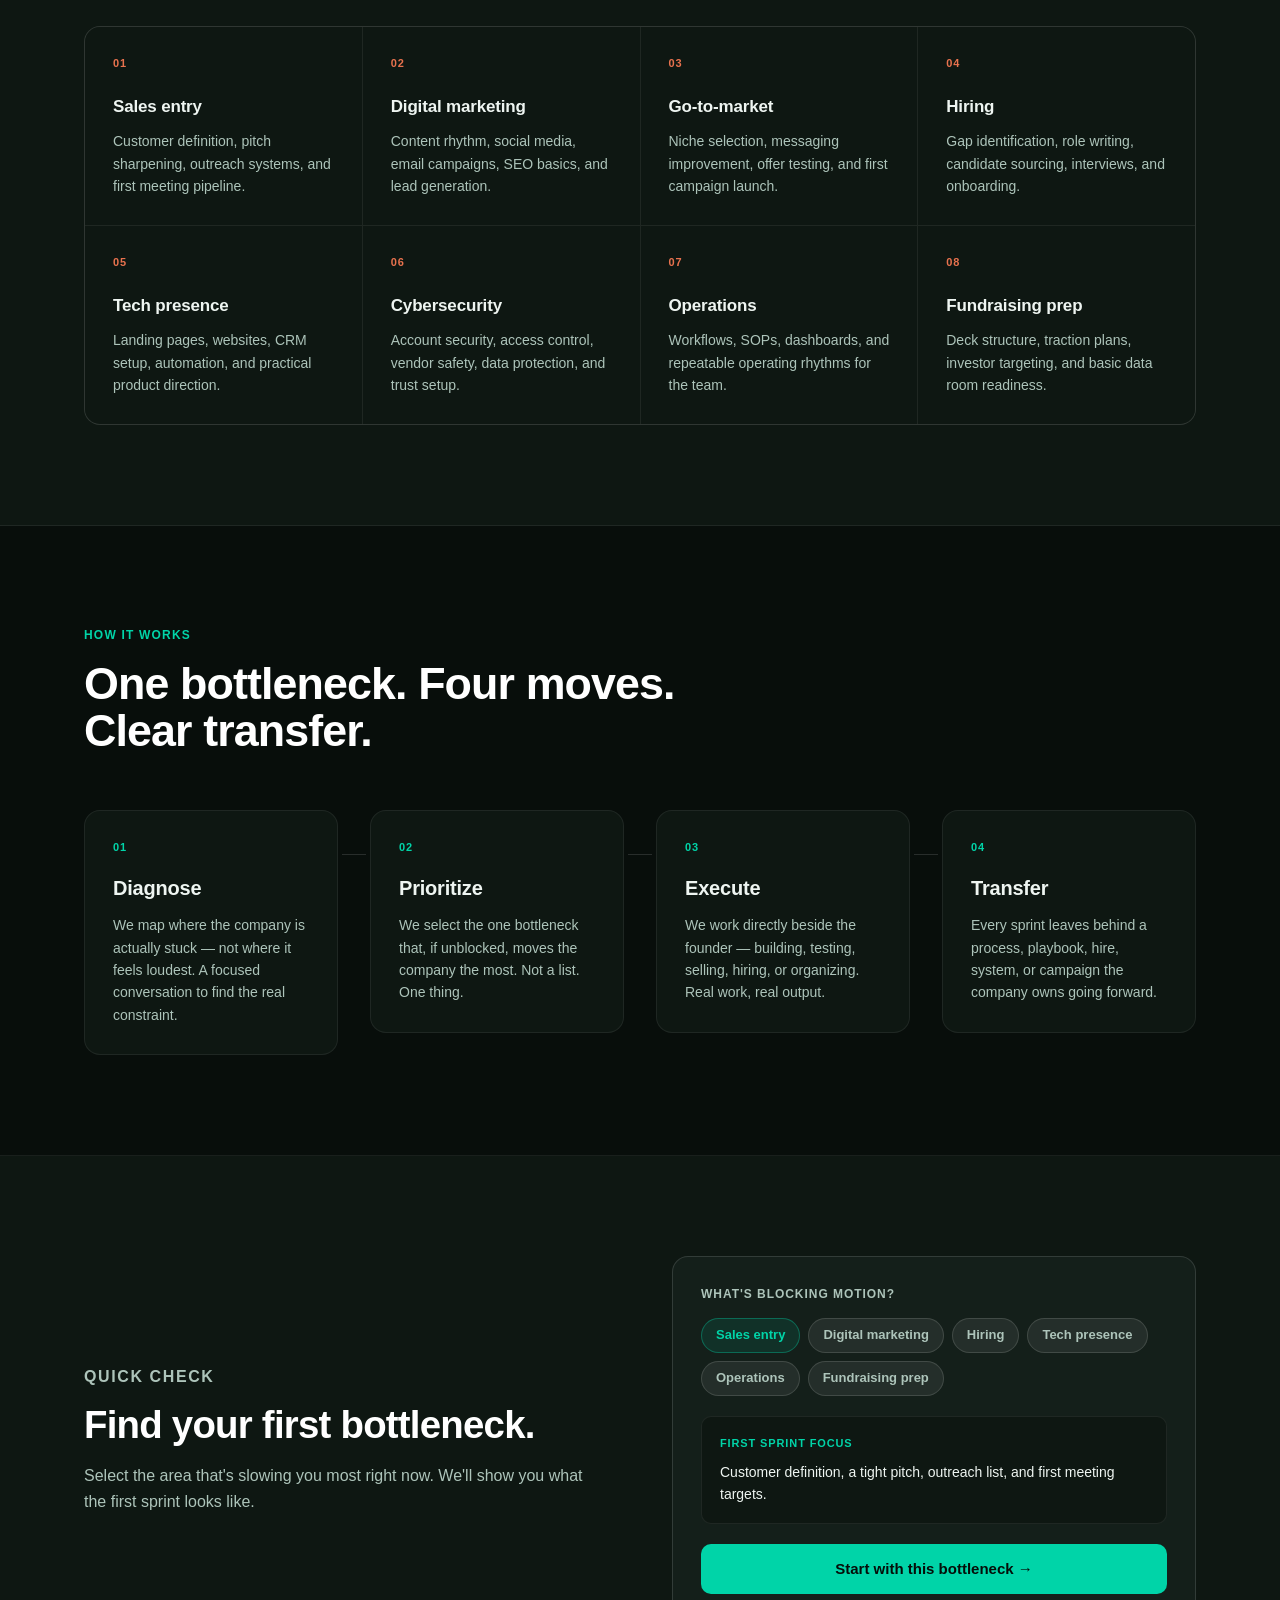
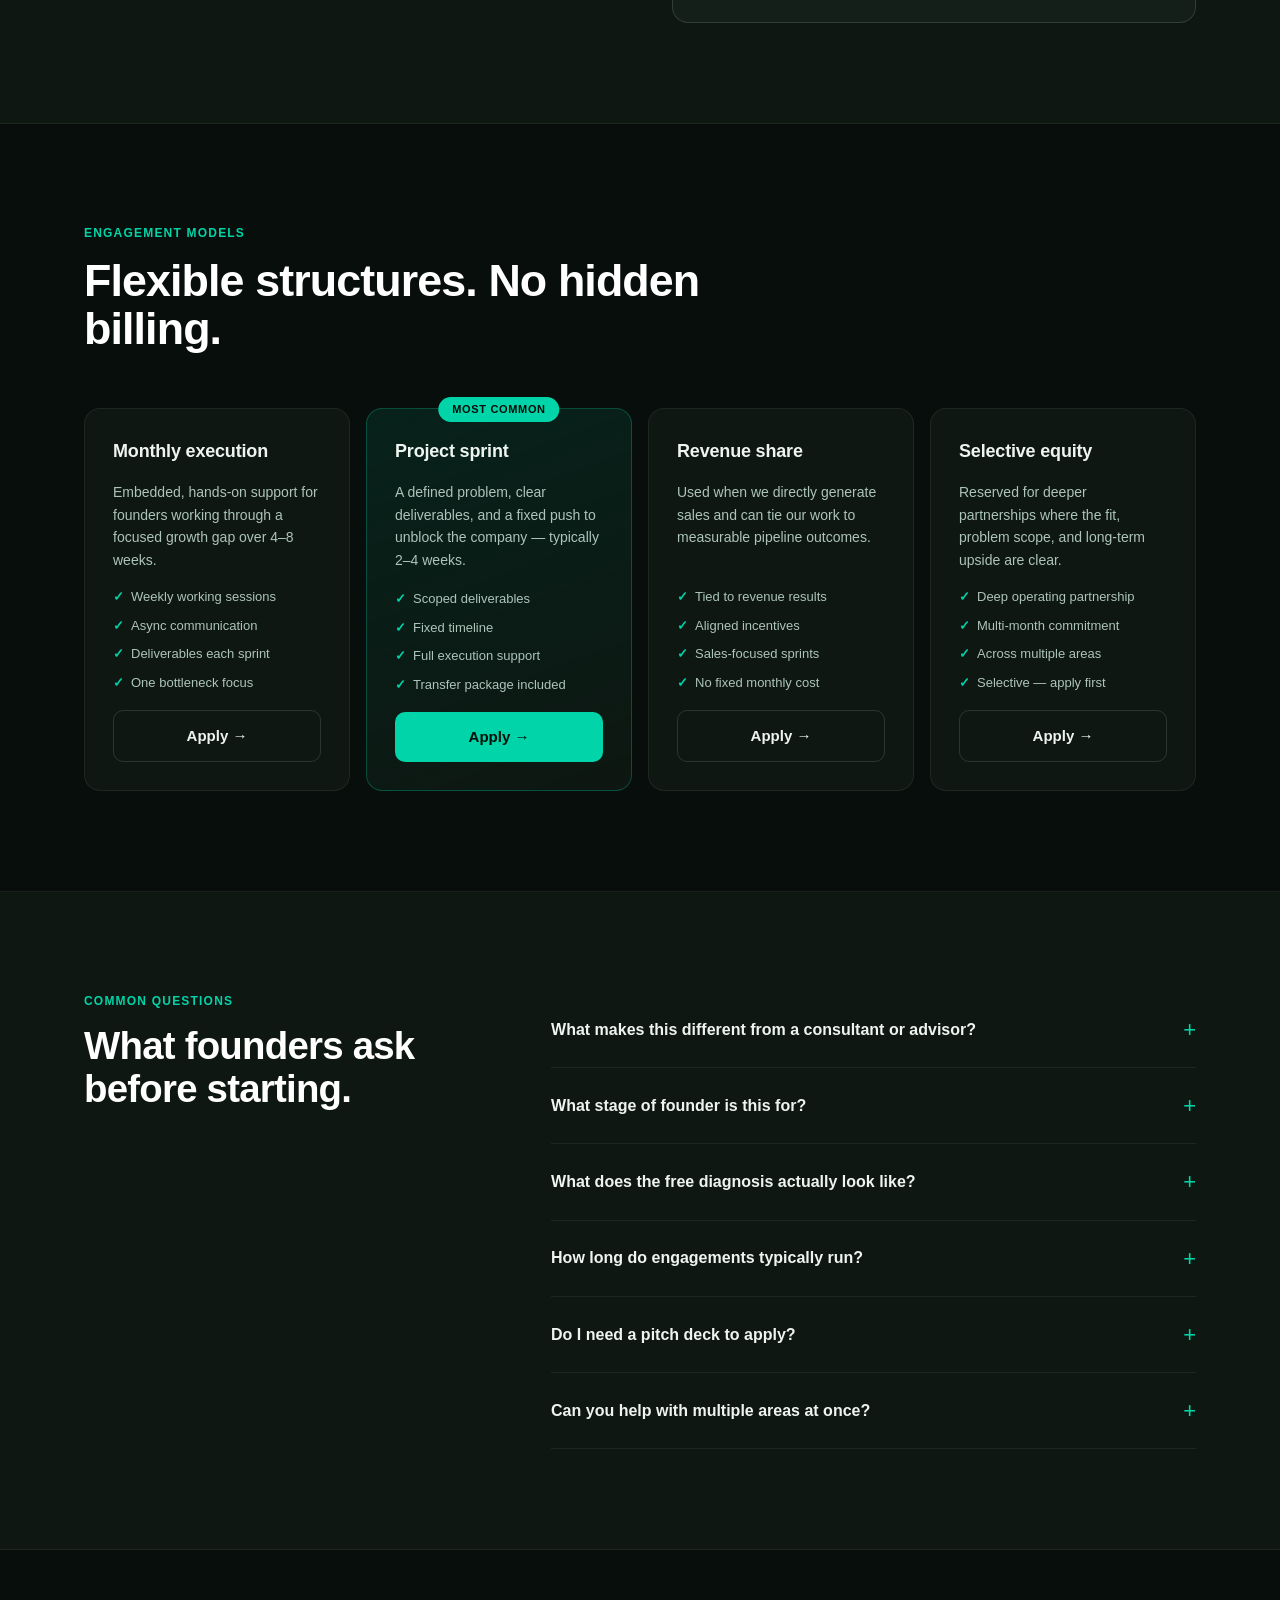
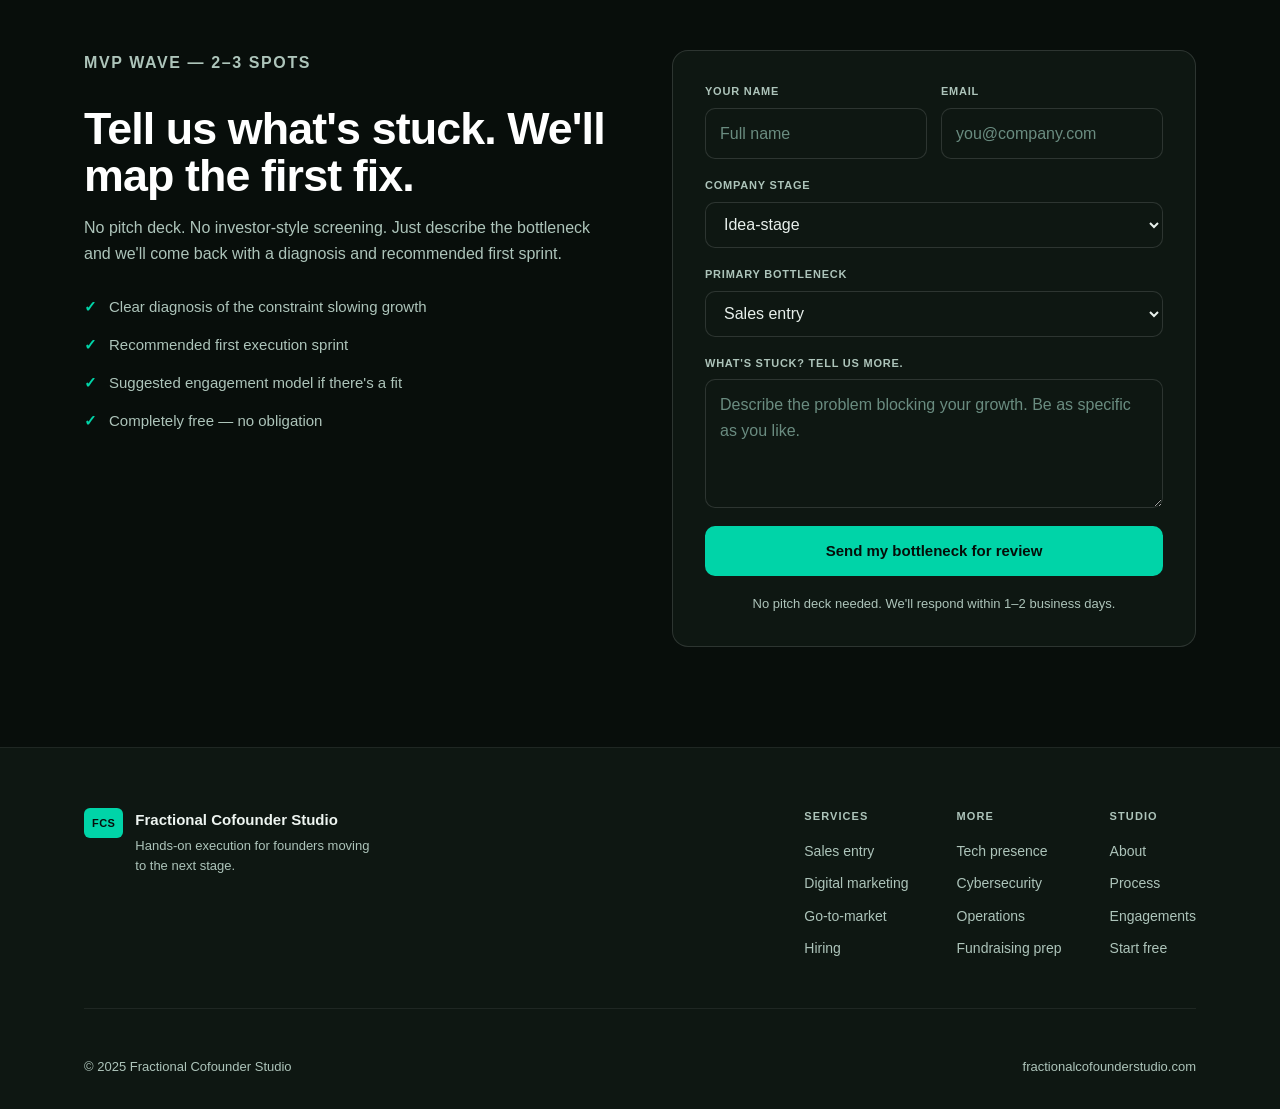
<file: frontend/index.html>
<!doctype html>
<html lang="en" data-theme="">
  <head>
    <meta charset="utf-8" />
    <meta name="viewport" content="width=device-width, initial-scale=1" />
    <title>Fractional Cofounder Studio | Hands-On Startup Execution Partner</title>
    <meta name="description" content="Fractional Cofounder Studio helps idea-stage, pre-seed, and seed founders solve growth bottlenecks through hands-on execution in sales, marketing, hiring, tech, operations, cybersecurity, and fundraising." />
    <meta name="robots" content="index, follow" />
    <link rel="canonical" href="https://fractionalcofounderstudio.com/" />
    <link rel="icon" href="assets/favicon.svg" type="image/svg+xml" />
    <link rel="apple-touch-icon" href="assets/favicon.svg" />

    <!-- Security meta tags -->
    <meta http-equiv="X-Content-Type-Options" content="nosniff" />
    <meta name="referrer" content="strict-origin-when-cross-origin" />
    <meta http-equiv="Content-Security-Policy" content="
      default-src 'self';
      script-src  'self' https://www.googletagmanager.com https://www.google-analytics.com;
      style-src   'self' 'unsafe-inline' https://fonts.googleapis.com;
      font-src    'self' https://fonts.gstatic.com;
      img-src     'self' data: https://www.google-analytics.com;
      connect-src 'self' https://formspree.io https://www.google-analytics.com;
      object-src  'none';
      base-uri    'self';
      form-action https://formspree.io 'self';
      upgrade-insecure-requests;
      frame-ancestors 'none';
    " />

    <!-- Open Graph -->
    <meta property="og:type"        content="website" />
    <meta property="og:title"       content="Fractional Cofounder Studio | Hands-On Startup Execution Partner" />
    <meta property="og:description" content="A temporary cofounder-style operator for early-stage founders who need hands-on help solving the bottleneck blocking growth." />
    <meta property="og:url"         content="https://fractionalcofounderstudio.com/" />
    <meta property="og:image"       content="https://fractionalcofounderstudio.com/assets/hero-founder-operator.png" />
    <meta name="twitter:card"       content="summary_large_image" />

    <!-- Google Analytics — replace G-XXXXXXXXXX with your Measurement ID -->
    <script async src="https://www.googletagmanager.com/gtag/js?id=G-XXXXXXXXXX"></script>

    <link rel="preconnect" href="https://fonts.googleapis.com" />
    <link rel="preconnect" href="https://fonts.gstatic.com" crossorigin />
    <link href="https://fonts.googleapis.com/css2?family=Inter:wght@400;500;600;700;800;900&display=swap" rel="stylesheet" />
    <link rel="stylesheet" href="css/styles.css" />
    <script src="js/script.js" defer></script>

    <!-- Structured data -->
    <script type="application/ld+json">
    {
      "@context": "https://schema.org",
      "@type": "ProfessionalService",
      "name": "Fractional Cofounder Studio",
      "description": "Hands-on execution partner for idea-stage, pre-seed, and seed-stage founders.",
      "url": "https://fractionalcofounderstudio.com/",
      "areaServed": "Global",
      "serviceType": ["Fractional cofounder support","Startup sales execution","Go-to-market strategy","Startup hiring support","Digital marketing","Startup operations","Fundraising preparation"]
    }
    </script>
  </head>
  <body>

    <!-- NAV -->
    <header class="nav" id="nav">
      <div class="nav-inner">
        <a class="logo" href="#top" aria-label="Fractional Cofounder Studio home">
          <span class="logo-mark" aria-hidden="true">FCS</span>
          <span class="logo-text">Fractional Cofounder Studio</span>
        </a>
        <nav class="nav-links" aria-label="Primary navigation">
          <a href="#services">Services</a>
          <a href="#process">Process</a>
          <a href="#pricing">Pricing</a>
          <a href="about.html">About</a>
        </nav>
        <button class="theme-toggle" id="theme-toggle" aria-label="Toggle dark/light mode" title="Toggle dark/light mode">
          <span class="theme-icon-dark" aria-hidden="true">🌙</span>
          <span class="theme-icon-light" aria-hidden="true">☀️</span>
        </button>
        <a class="nav-cta" href="#intake">Start free →</a>
        <button class="burger" aria-label="Open menu" aria-expanded="false" aria-controls="drawer">
          <span></span><span></span>
        </button>
      </div>
    </header>

    <nav class="drawer" id="drawer" aria-label="Mobile navigation">
      <a href="#services">Services</a>
      <a href="#process">Process</a>
      <a href="#pricing">Pricing</a>
      <a href="about.html">About</a>
      <a href="#intake" class="drawer-cta">Get free diagnosis →</a>
    </nav>

    <main id="top">

      <!-- HERO -->
      <section class="hero">
        <div class="hero-bg" aria-hidden="true"></div>
        <div class="hero-grid-lines" aria-hidden="true"></div>
        <div class="hero-inner">
          <div class="hero-badge reveal">
            <span class="badge-dot" aria-hidden="true"></span>
            Accepting 2–3 founders · MVP wave
          </div>
          <h1 class="hero-h1 reveal">
            Stop being stuck.<br />
            Get a cofounder<br />
            <span class="h1-accent">in the work.</span>
          </h1>
          <p class="hero-sub reveal">
            We embed beside early-stage founders and solve the exact bottleneck blocking growth — from first sales to hiring, digital presence, and fundraising prep. No decks. Just execution.
          </p>
          <div class="hero-actions reveal">
            <a class="btn btn-primary" href="#intake">Get my free bottleneck diagnosis</a>
            <a class="btn btn-ghost" href="#services">See what we fix →</a>
          </div>
          <dl class="hero-stats reveal">
            <div class="stat">
              <dt><strong>2–6 weeks</strong></dt>
              <dd>Sprint length</dd>
            </div>
            <div class="stat-divider" aria-hidden="true"></div>
            <div class="stat">
              <dt><strong>1</strong></dt>
              <dd>Bottleneck at a time</dd>
            </div>
            <div class="stat-divider" aria-hidden="true"></div>
            <div class="stat">
              <dt><strong>0 fluff</strong></dt>
              <dd>Execution over decks</dd>
            </div>
            <div class="stat-divider" aria-hidden="true"></div>
            <div class="stat">
              <dt><strong>Free</strong></dt>
              <dd>Diagnosis to start</dd>
            </div>
          </dl>
        </div>
        <div class="hero-visual" aria-hidden="true">
          <div class="hv-glow"></div>
          <div class="hv-grid">
            <div class="hv-card" style="--hd:0s">
              <div class="hv-top"><span class="hv-dot"></span><span class="hv-tag">Sales</span></div>
              <p class="hv-text">Pipeline live in 2 weeks</p>
            </div>
            <div class="hv-card" style="--hd:0.8s">
              <div class="hv-top"><span class="hv-dot"></span><span class="hv-tag">GTM</span></div>
              <p class="hv-text">First 10 customers mapped</p>
            </div>
            <div class="hv-card" style="--hd:1.4s">
              <div class="hv-top"><span class="hv-dot"></span><span class="hv-tag">Hiring</span></div>
              <p class="hv-text">Role defined. Hire #1 done</p>
            </div>
            <div class="hv-card" style="--hd:0.4s">
              <div class="hv-top"><span class="hv-dot"></span><span class="hv-tag">Fundraise</span></div>
              <p class="hv-text">Investor-ready in 6 weeks</p>
            </div>
          </div>
          <div class="hv-fade"></div>
        </div>
      </section>

      <!-- TICKER -->
      <div class="ticker-wrap" aria-hidden="true">
        <div class="ticker">
          <span>Sales entry</span><span class="ticker-dot">·</span>
          <span>Digital marketing</span><span class="ticker-dot">·</span>
          <span>Go-to-market</span><span class="ticker-dot">·</span>
          <span>Hiring</span><span class="ticker-dot">·</span>
          <span>Tech presence</span><span class="ticker-dot">·</span>
          <span>Cybersecurity</span><span class="ticker-dot">·</span>
          <span>Operations</span><span class="ticker-dot">·</span>
          <span>Fundraising prep</span><span class="ticker-dot">·</span>
          <span>Sales entry</span><span class="ticker-dot">·</span>
          <span>Digital marketing</span><span class="ticker-dot">·</span>
          <span>Go-to-market</span><span class="ticker-dot">·</span>
          <span>Hiring</span><span class="ticker-dot">·</span>
          <span>Tech presence</span><span class="ticker-dot">·</span>
          <span>Cybersecurity</span><span class="ticker-dot">·</span>
          <span>Operations</span><span class="ticker-dot">·</span>
          <span>Fundraising prep</span><span class="ticker-dot">·</span>
        </div>
      </div>

      <!-- PROBLEM -->
      <section class="problem" aria-labelledby="problem-heading">
        <div class="container">
          <div class="problem-layout">
            <div class="problem-left reveal-left">
              <p class="label">The founder reality</p>
              <h2 id="problem-heading">Most early startups don't need more advice.</h2>
            </div>
            <div class="problem-right reveal-right">
              <p>You're already overwhelmed. One function is breaking down — sales, marketing, hiring, tech, operations — and the whole company slows because of it.</p>
              <p>Fractional Cofounder Studio gives you a real operator who picks that one bottleneck and fixes it. No strategy theater. No 90-day retainer for a slide deck.</p>
              <div class="problem-cta">
                <a href="#intake" class="link-arrow">Describe your bottleneck →</a>
              </div>
            </div>
          </div>
        </div>
      </section>

      <!-- SERVICES -->
      <section class="services" id="services" aria-labelledby="services-heading">
        <div class="container">
          <div class="section-head reveal">
            <p class="label">Where we plug in</p>
            <h2 id="services-heading">Eight areas. One at a time.</h2>
          </div>
          <div class="services-grid">
            <article class="svc-card reveal" data-delay="0">
              <div class="svc-num" aria-hidden="true">01</div>
              <h3>Sales entry</h3>
              <p>Customer definition, pitch sharpening, outreach systems, and first meeting pipeline.</p>
            </article>
            <article class="svc-card reveal" data-delay="80">
              <div class="svc-num" aria-hidden="true">02</div>
              <h3>Digital marketing</h3>
              <p>Content rhythm, social media, email campaigns, SEO basics, and lead generation.</p>
            </article>
            <article class="svc-card reveal" data-delay="160">
              <div class="svc-num" aria-hidden="true">03</div>
              <h3>Go-to-market</h3>
              <p>Niche selection, messaging improvement, offer testing, and first campaign launch.</p>
            </article>
            <article class="svc-card reveal" data-delay="240">
              <div class="svc-num" aria-hidden="true">04</div>
              <h3>Hiring</h3>
              <p>Gap identification, role writing, candidate sourcing, interviews, and onboarding.</p>
            </article>
            <article class="svc-card reveal" data-delay="80">
              <div class="svc-num" aria-hidden="true">05</div>
              <h3>Tech presence</h3>
              <p>Landing pages, websites, CRM setup, automation, and practical product direction.</p>
            </article>
            <article class="svc-card reveal" data-delay="160">
              <div class="svc-num" aria-hidden="true">06</div>
              <h3>Cybersecurity</h3>
              <p>Account security, access control, vendor safety, data protection, and trust setup.</p>
            </article>
            <article class="svc-card reveal" data-delay="240">
              <div class="svc-num" aria-hidden="true">07</div>
              <h3>Operations</h3>
              <p>Workflows, SOPs, dashboards, and repeatable operating rhythms for the team.</p>
            </article>
            <article class="svc-card reveal" data-delay="320">
              <div class="svc-num" aria-hidden="true">08</div>
              <h3>Fundraising prep</h3>
              <p>Deck structure, traction plans, investor targeting, and basic data room readiness.</p>
            </article>
          </div>
        </div>
      </section>

      <!-- PROCESS -->
      <section class="process" id="process" aria-labelledby="process-heading">
        <div class="container">
          <div class="section-head reveal">
            <p class="label">How it works</p>
            <h2 id="process-heading">One bottleneck. Four moves. Clear transfer.</h2>
          </div>
          <ol class="process-steps" aria-label="Our four-step process">
            <li class="process-step reveal" data-delay="0">
              <div class="step-number" aria-hidden="true">01</div>
              <div class="step-content">
                <h3>Diagnose</h3>
                <p>We map where the company is actually stuck — not where it feels loudest. A focused conversation to find the real constraint.</p>
              </div>
            </li>
            <li class="step-connector reveal" aria-hidden="true"></li>
            <li class="process-step reveal" data-delay="120">
              <div class="step-number" aria-hidden="true">02</div>
              <div class="step-content">
                <h3>Prioritize</h3>
                <p>We select the one bottleneck that, if unblocked, moves the company the most. Not a list. One thing.</p>
              </div>
            </li>
            <li class="step-connector reveal" aria-hidden="true"></li>
            <li class="process-step reveal" data-delay="240">
              <div class="step-number" aria-hidden="true">03</div>
              <div class="step-content">
                <h3>Execute</h3>
                <p>We work directly beside the founder — building, testing, selling, hiring, or organizing. Real work, real output.</p>
              </div>
            </li>
            <li class="step-connector reveal" aria-hidden="true"></li>
            <li class="process-step reveal" data-delay="360">
              <div class="step-number" aria-hidden="true">04</div>
              <div class="step-content">
                <h3>Transfer</h3>
                <p>Every sprint leaves behind a process, playbook, hire, system, or campaign the company owns going forward.</p>
              </div>
            </li>
          </ol>
        </div>
      </section>

      <!-- DIAGNOSTIC WIDGET -->
      <section class="diagnostic" aria-labelledby="diagnostic-heading">
        <div class="container">
          <div class="diagnostic-layout">
            <div class="diagnostic-copy reveal">
              <p class="label">Quick check</p>
              <h2 id="diagnostic-heading">Find your first bottleneck.</h2>
              <p>Select the area that's slowing you most right now. We'll show you what the first sprint looks like.</p>
            </div>
            <div class="diagnostic-widget reveal">
              <p class="widget-label" id="widget-label">What's blocking motion?</p>
              <div class="widget-options" id="widget-options" role="group" aria-labelledby="widget-label">
                <button class="widget-opt active" data-key="Sales entry">Sales entry</button>
                <button class="widget-opt" data-key="Digital marketing">Digital marketing</button>
                <button class="widget-opt" data-key="Hiring">Hiring</button>
                <button class="widget-opt" data-key="Tech presence">Tech presence</button>
                <button class="widget-opt" data-key="Operations">Operations</button>
                <button class="widget-opt" data-key="Fundraising prep">Fundraising prep</button>
              </div>
              <div class="widget-result" aria-live="polite">
                <div class="result-label">First sprint focus</div>
                <div class="result-text" id="result-text">Customer definition, a tight pitch, outreach list, and first meeting targets.</div>
              </div>
              <a class="btn btn-primary btn-full" href="#intake">Start with this bottleneck →</a>
            </div>
          </div>
        </div>
      </section>

      <!-- PRICING -->
      <section class="pricing" id="pricing" aria-labelledby="pricing-heading">
        <div class="container">
          <div class="section-head reveal">
            <p class="label">Engagement models</p>
            <h2 id="pricing-heading">Flexible structures. No hidden billing.</h2>
          </div>
          <div class="pricing-grid">
            <article class="price-card reveal" data-delay="0">
              <div class="price-tag">Monthly execution</div>
              <p>Embedded, hands-on support for founders working through a focused growth gap over 4–8 weeks.</p>
              <ul class="price-list">
                <li>Weekly working sessions</li>
                <li>Async communication</li>
                <li>Deliverables each sprint</li>
                <li>One bottleneck focus</li>
              </ul>
              <a href="#intake" class="btn btn-outline btn-full">Apply →</a>
            </article>
            <article class="price-card price-card-featured reveal" data-delay="100">
              <div class="price-badge">Most common</div>
              <div class="price-tag">Project sprint</div>
              <p>A defined problem, clear deliverables, and a fixed push to unblock the company — typically 2–4 weeks.</p>
              <ul class="price-list">
                <li>Scoped deliverables</li>
                <li>Fixed timeline</li>
                <li>Full execution support</li>
                <li>Transfer package included</li>
              </ul>
              <a href="#intake" class="btn btn-primary btn-full">Apply →</a>
            </article>
            <article class="price-card reveal" data-delay="200">
              <div class="price-tag">Revenue share</div>
              <p>Used when we directly generate sales and can tie our work to measurable pipeline outcomes.</p>
              <ul class="price-list">
                <li>Tied to revenue results</li>
                <li>Aligned incentives</li>
                <li>Sales-focused sprints</li>
                <li>No fixed monthly cost</li>
              </ul>
              <a href="#intake" class="btn btn-outline btn-full">Apply →</a>
            </article>
            <article class="price-card reveal" data-delay="300">
              <div class="price-tag">Selective equity</div>
              <p>Reserved for deeper partnerships where the fit, problem scope, and long-term upside are clear.</p>
              <ul class="price-list">
                <li>Deep operating partnership</li>
                <li>Multi-month commitment</li>
                <li>Across multiple areas</li>
                <li>Selective — apply first</li>
              </ul>
              <a href="#intake" class="btn btn-outline btn-full">Apply →</a>
            </article>
          </div>
        </div>
      </section>

      <!-- FAQ -->
      <section class="faq" aria-labelledby="faq-heading">
        <div class="container faq-inner">
          <div class="faq-head reveal">
            <p class="label">Common questions</p>
            <h2 id="faq-heading">What founders ask before starting.</h2>
          </div>
          <div class="faq-list reveal">
            <details class="faq-item">
              <summary>What makes this different from a consultant or advisor?</summary>
              <div class="faq-body">Advisors give input. Consultants write reports. We do the work — directly beside the founder. Every engagement ends with something built, hired, launched, or systematized. Not a deck. Not a list of recommendations.</div>
            </details>
            <details class="faq-item">
              <summary>What stage of founder is this for?</summary>
              <div class="faq-body">Idea-stage, pre-seed, and early seed. If you're overwhelmed, carrying too many company functions, or watching one unresolved problem slow everything down — this is built for you.</div>
            </details>
            <details class="faq-item">
              <summary>What does the free diagnosis actually look like?</summary>
              <div class="faq-body">You fill out the intake form describing what's stuck. We review it and come back with a clear picture of the bottleneck, the first sprint we'd run, and the engagement model that fits — at no cost, no pressure.</div>
            </details>
            <details class="faq-item">
              <summary>How long do engagements typically run?</summary>
              <div class="faq-body">Most sprints are 2–6 weeks, focused on one bottleneck. Monthly engagements typically run 4–8 weeks. We don't push for longer contracts — the goal is to unblock you fast, transfer what we built, and leave you self-sufficient.</div>
            </details>
            <details class="faq-item">
              <summary>Do I need a pitch deck to apply?</summary>
              <div class="faq-body">No. A short description of what's stuck is all we need. We're not evaluating your company — we're evaluating whether we can actually help you move.</div>
            </details>
            <details class="faq-item">
              <summary>Can you help with multiple areas at once?</summary>
              <div class="faq-body">We work on one bottleneck at a time. Trying to fix everything simultaneously is part of what creates the stuck-ness most founders experience. Focus is the whole model.</div>
            </details>
          </div>
        </div>
      </section>

      <!-- INTAKE -->
      <section class="intake" id="intake" aria-labelledby="intake-heading">
        <div class="container">
          <div class="intake-layout">
            <div class="intake-copy reveal">
              <p class="label">MVP wave — 2–3 spots</p>
              <h2 id="intake-heading">Tell us what's stuck. We'll map the first fix.</h2>
              <p>No pitch deck. No investor-style screening. Just describe the bottleneck and we'll come back with a diagnosis and recommended first sprint.</p>
              <ul class="intake-bullets">
                <li><span class="bullet-icon" aria-hidden="true">✓</span> Clear diagnosis of the constraint slowing growth</li>
                <li><span class="bullet-icon" aria-hidden="true">✓</span> Recommended first execution sprint</li>
                <li><span class="bullet-icon" aria-hidden="true">✓</span> Suggested engagement model if there's a fit</li>
                <li><span class="bullet-icon" aria-hidden="true">✓</span> Completely free — no obligation</li>
              </ul>
            </div>
            <form class="intake-form reveal" id="intake-form" novalidate>
              <div class="form-row">
                <label>
                  <span>Your name</span>
                  <input type="text" name="name" placeholder="Full name" required minlength="2" maxlength="100" autocomplete="name" />
                </label>
                <label>
                  <span>Email</span>
                  <input type="email" name="email" placeholder="you@company.com" required maxlength="254" autocomplete="email" />
                </label>
              </div>
              <label>
                <span>Company stage</span>
                <select name="stage" autocomplete="off">
                  <option>Idea-stage</option>
                  <option>Pre-seed</option>
                  <option>Seed-stage</option>
                  <option>Other</option>
                </select>
              </label>
              <label>
                <span>Primary bottleneck</span>
                <select name="bottleneck" autocomplete="off">
                  <option>Sales entry</option>
                  <option>Digital marketing</option>
                  <option>Go-to-market</option>
                  <option>Hiring</option>
                  <option>Tech presence</option>
                  <option>Operations</option>
                  <option>Fundraising prep</option>
                  <option>Other / not sure</option>
                </select>
              </label>
              <label>
                <span>What's stuck? Tell us more.</span>
                <textarea name="stuck" rows="4" placeholder="Describe the problem blocking your growth. Be as specific as you like." required minlength="20" maxlength="2000"></textarea>
              </label>
              <!-- Honeypot — hidden from real users, catches bots -->
              <input type="text" name="_gotcha" style="display:none" tabindex="-1" autocomplete="off" />
              <button class="btn btn-primary btn-full" type="submit" id="form-submit">Send my bottleneck for review</button>
              <p class="form-note" id="form-status" role="status" aria-live="polite">No pitch deck needed. We'll respond within 1–2 business days.</p>
            </form>
          </div>
        </div>
      </section>

    </main>

    <!-- FOOTER -->
    <footer class="footer" aria-label="Site footer">
      <div class="footer-inner">
        <div class="footer-top">
          <div class="footer-brand">
            <span class="logo-mark" aria-hidden="true">FCS</span>
            <div>
              <div class="footer-name">Fractional Cofounder Studio</div>
              <div class="footer-tagline">Hands-on execution for founders moving to the next stage.</div>
            </div>
          </div>
          <nav class="footer-nav" aria-label="Footer navigation">
            <div class="footer-col">
              <p class="footer-col-head">Services</p>
              <a href="#services">Sales entry</a>
              <a href="#services">Digital marketing</a>
              <a href="#services">Go-to-market</a>
              <a href="#services">Hiring</a>
            </div>
            <div class="footer-col">
              <p class="footer-col-head">More</p>
              <a href="#services">Tech presence</a>
              <a href="#services">Cybersecurity</a>
              <a href="#services">Operations</a>
              <a href="#services">Fundraising prep</a>
            </div>
            <div class="footer-col">
              <p class="footer-col-head">Studio</p>
              <a href="about.html">About</a>
              <a href="#process">Process</a>
              <a href="#pricing">Engagements</a>
              <a href="#intake">Start free</a>
            </div>
          </nav>
        </div>
        <div class="footer-bottom">
          <span>© 2025 Fractional Cofounder Studio</span>
          <span>fractionalcofounderstudio.com</span>
        </div>
      </div>
    </footer>

  </body>
</html>
</file>
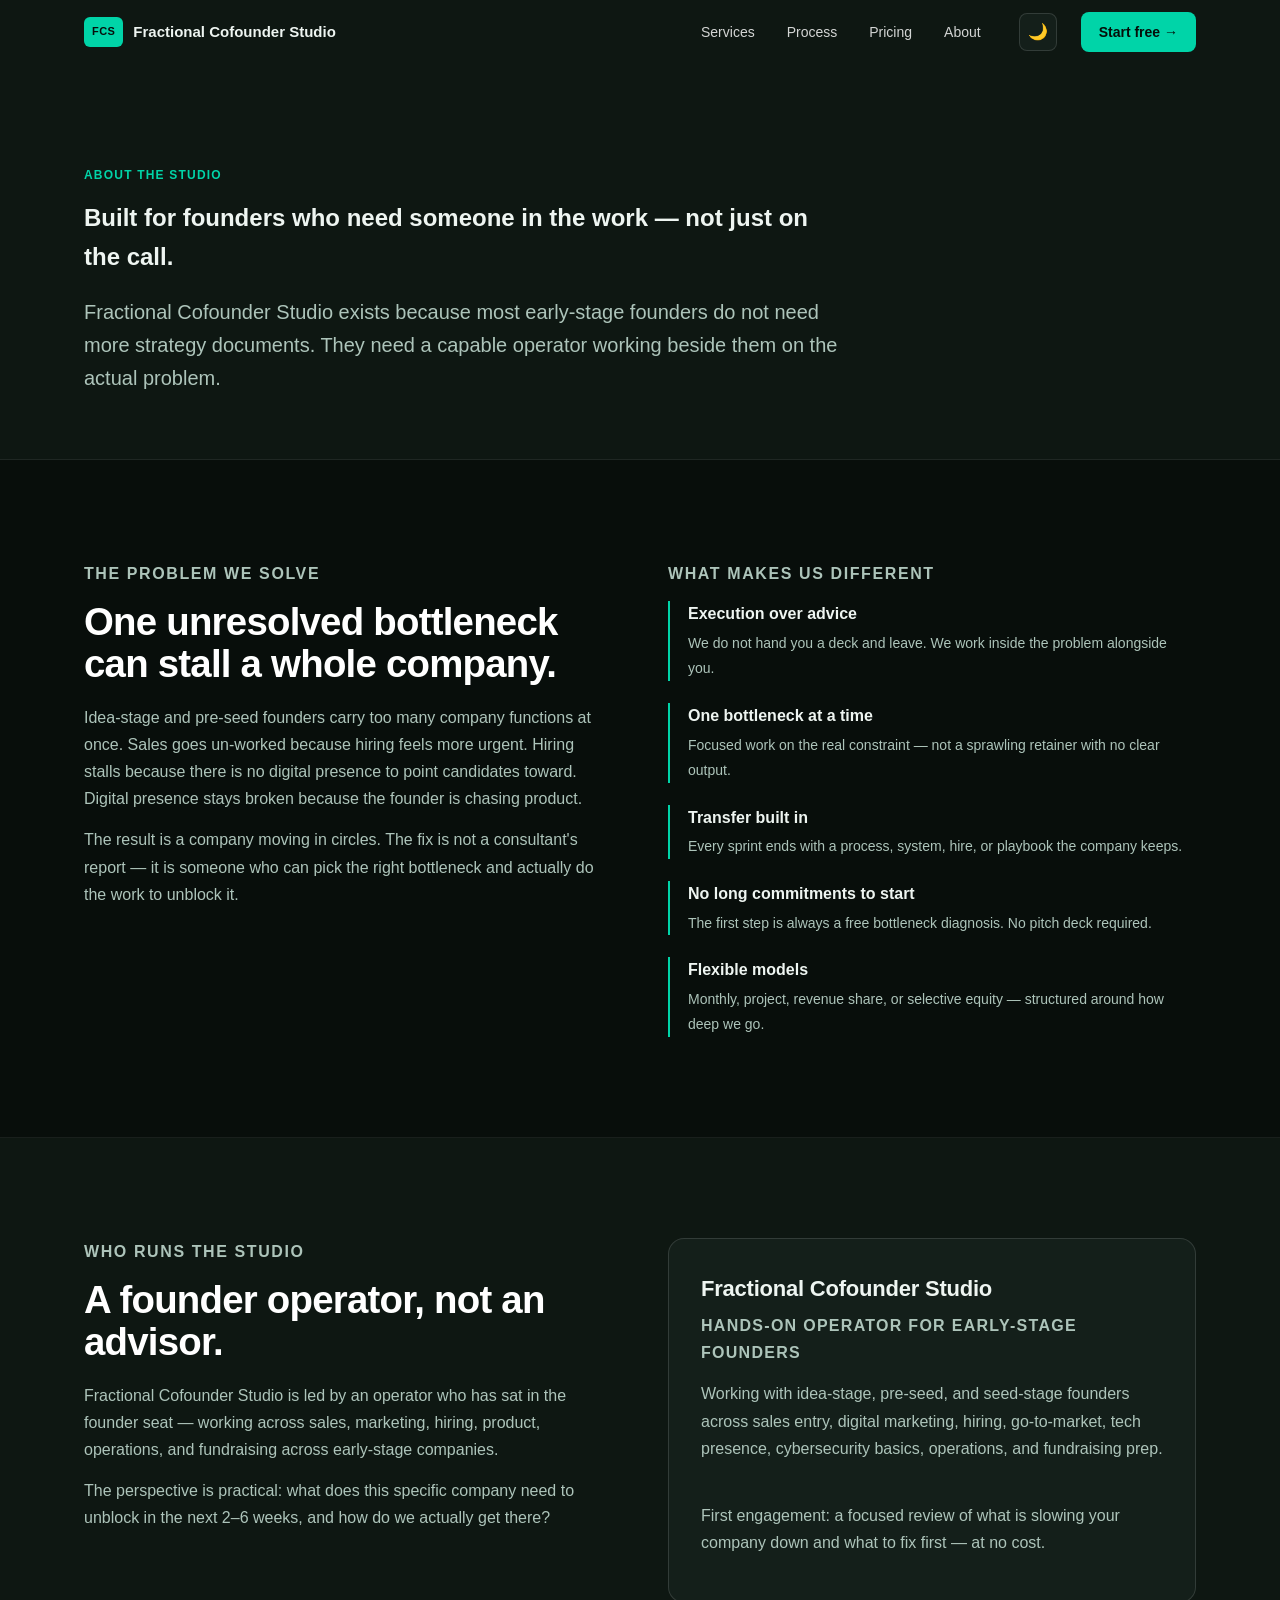
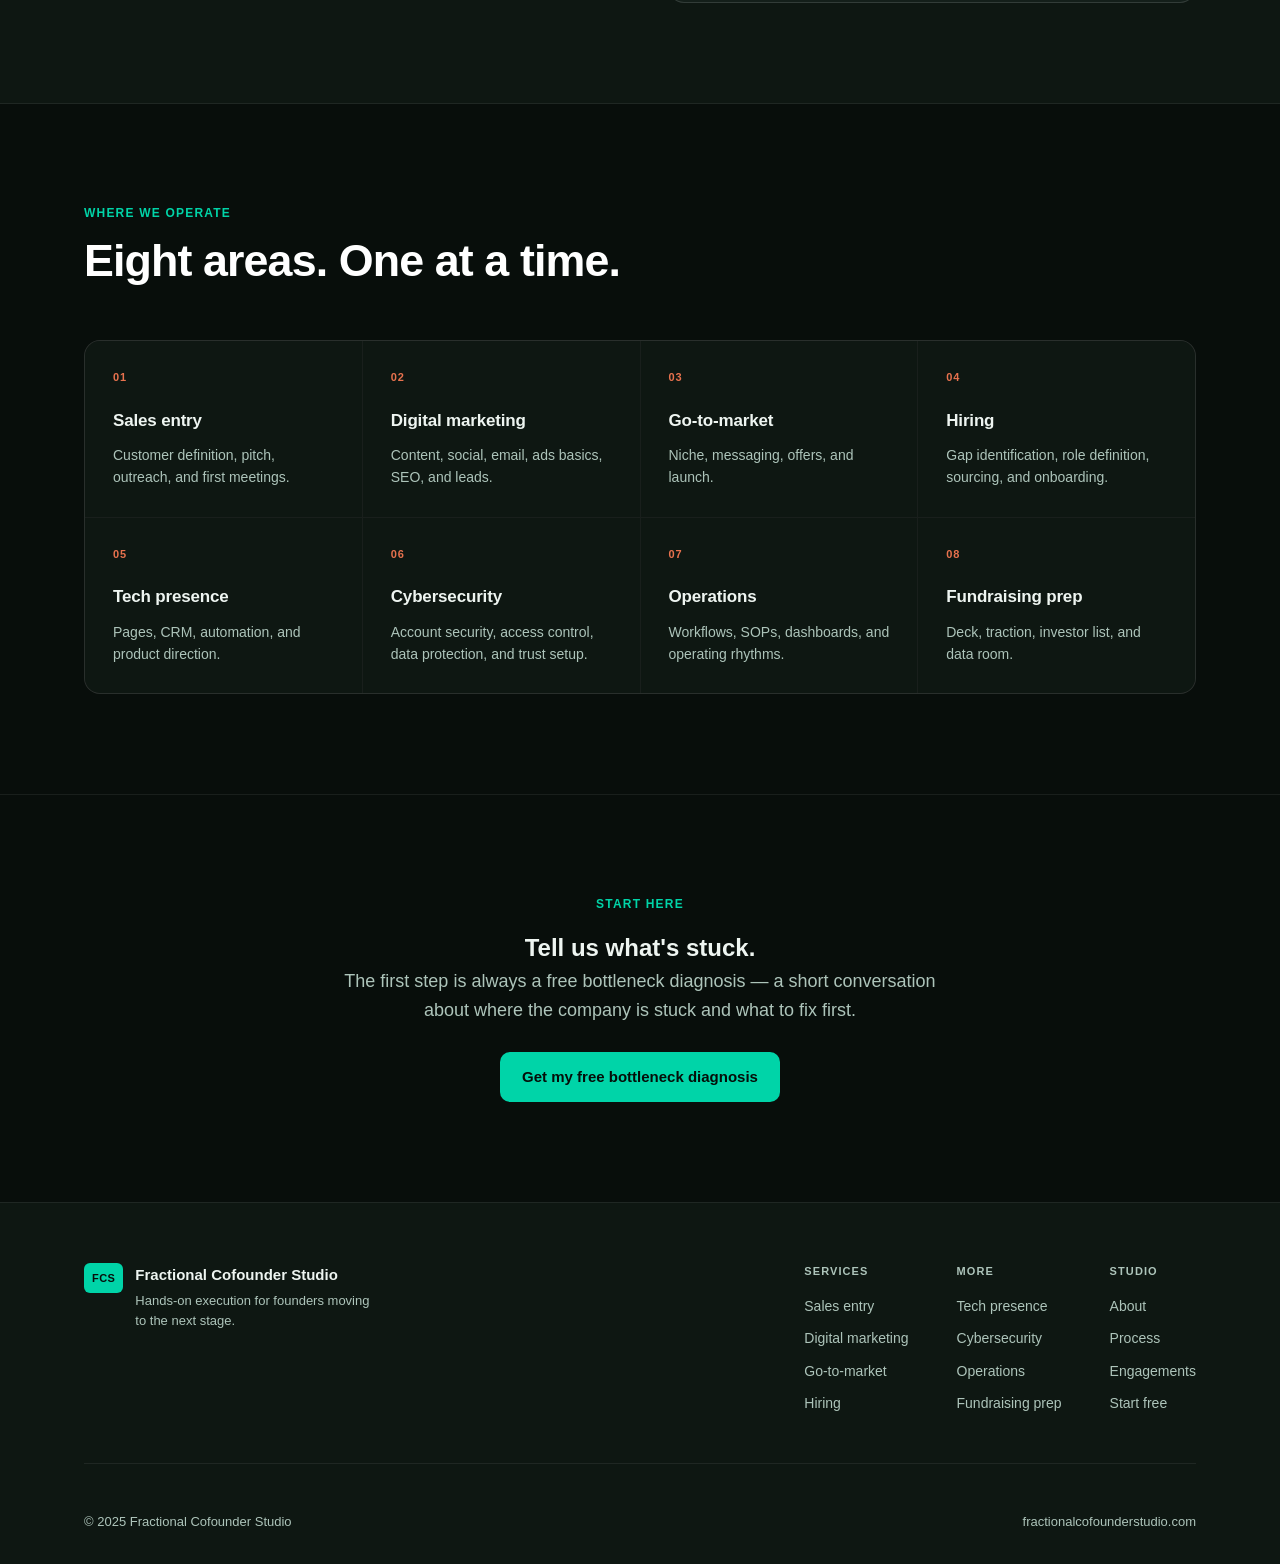
<file: about.html>
<!doctype html>
<html lang="en" data-theme="">
  <head>
    <meta charset="utf-8" />
    <meta name="viewport" content="width=device-width, initial-scale=1" />
    <title>About | Fractional Cofounder Studio</title>
    <meta name="description" content="Learn about Fractional Cofounder Studio — who we are, how we work, and why hands-on execution beats more advice for early-stage founders." />
    <meta name="robots" content="index, follow" />
    <link rel="canonical" href="https://fractionalcofounderstudio.com/about.html" />
    <link rel="icon" href="assets/favicon.svg" type="image/svg+xml" />
    <link rel="apple-touch-icon" href="assets/favicon.svg" />

    <!-- Security meta tags -->
    <meta http-equiv="X-Content-Type-Options" content="nosniff" />
    <meta name="referrer" content="strict-origin-when-cross-origin" />
    <meta http-equiv="Content-Security-Policy" content="
      default-src 'self';
      script-src 'self' 'unsafe-inline' https://www.googletagmanager.com https://www.google-analytics.com;
      style-src  'self' 'unsafe-inline' https://fonts.googleapis.com;
      font-src   'self' https://fonts.gstatic.com;
      img-src    'self' data: https://www.google-analytics.com;
      connect-src 'self' https://www.google-analytics.com;
      frame-ancestors 'none';
    " />

    <meta property="og:type"        content="website" />
    <meta property="og:title"       content="About | Fractional Cofounder Studio" />
    <meta property="og:description" content="Hands-on execution partner for early-stage founders. Learn who we are and how we work." />
    <meta property="og:url"         content="https://fractionalcofounderstudio.com/about.html" />

    <!-- Google Analytics — replace G-XXXXXXXXXX -->
    <script async src="https://www.googletagmanager.com/gtag/js?id=G-XXXXXXXXXX"></script>
    <script>
      window.dataLayer = window.dataLayer || [];
      function gtag(){ dataLayer.push(arguments); }
      gtag("js", new Date());
      gtag("config", "G-XXXXXXXXXX", { anonymize_ip: true });
    </script>

    <link rel="preconnect" href="https://fonts.googleapis.com" />
    <link rel="preconnect" href="https://fonts.gstatic.com" crossorigin />
    <link href="https://fonts.googleapis.com/css2?family=Inter:wght@400;500;600;700;800;900&display=swap" rel="stylesheet" />
    <link rel="stylesheet" href="css/styles.css" />
  </head>
  <body>

    <header class="nav" id="nav">
      <div class="nav-inner">
        <a class="logo" href="index.html" aria-label="Fractional Cofounder Studio home">
          <span class="logo-mark" aria-hidden="true">FCS</span>
          <span class="logo-text">Fractional Cofounder Studio</span>
        </a>
        <nav class="nav-links" aria-label="Primary navigation">
          <a href="index.html#services">Services</a>
          <a href="index.html#process">Process</a>
          <a href="index.html#pricing">Pricing</a>
          <a href="about.html" aria-current="page">About</a>
        </nav>
        <button class="theme-toggle" id="theme-toggle" aria-label="Toggle dark/light mode" title="Toggle dark/light mode">
          <span class="theme-icon-dark" aria-hidden="true">🌙</span>
          <span class="theme-icon-light" aria-hidden="true">☀️</span>
        </button>
        <a class="nav-cta" href="index.html#intake">Start free →</a>
        <button class="burger" aria-label="Open menu" aria-expanded="false" aria-controls="drawer">
          <span></span><span></span>
        </button>
      </div>
    </header>

    <nav class="drawer" id="drawer" aria-label="Mobile navigation">
      <a href="index.html#services">Services</a>
      <a href="index.html#process">Process</a>
      <a href="index.html#pricing">Pricing</a>
      <a href="about.html">About</a>
      <a href="index.html#intake" class="drawer-cta">Get free diagnosis →</a>
    </nav>

    <main>

      <section class="about-hero section-band" aria-labelledby="about-h1">
        <div class="container">
          <div class="about-body">
            <p class="label reveal">About the studio</p>
            <h1 class="reveal" id="about-h1">Built for founders who need someone in the work — not just on the call.</h1>
            <p class="about-lead reveal">Fractional Cofounder Studio exists because most early-stage founders do not need more strategy documents. They need a capable operator working beside them on the actual problem.</p>
          </div>
        </div>
      </section>

      <section class="about-story" aria-labelledby="story-heading">
        <div class="container">
          <div class="about-grid">
            <div class="reveal">
              <p class="label">The problem we solve</p>
              <h2 id="story-heading">One unresolved bottleneck can stall a whole company.</h2>
              <p>Idea-stage and pre-seed founders carry too many company functions at once. Sales goes un-worked because hiring feels more urgent. Hiring stalls because there is no digital presence to point candidates toward. Digital presence stays broken because the founder is chasing product.</p>
              <p>The result is a company moving in circles. The fix is not a consultant's report — it is someone who can pick the right bottleneck and actually do the work to unblock it.</p>
            </div>
            <div class="reveal">
              <p class="label">What makes us different</p>
              <ul class="about-values">
                <li>
                  <strong>Execution over advice</strong>
                  <span>We do not hand you a deck and leave. We work inside the problem alongside you.</span>
                </li>
                <li>
                  <strong>One bottleneck at a time</strong>
                  <span>Focused work on the real constraint — not a sprawling retainer with no clear output.</span>
                </li>
                <li>
                  <strong>Transfer built in</strong>
                  <span>Every sprint ends with a process, system, hire, or playbook the company keeps.</span>
                </li>
                <li>
                  <strong>No long commitments to start</strong>
                  <span>The first step is always a free bottleneck diagnosis. No pitch deck required.</span>
                </li>
                <li>
                  <strong>Flexible models</strong>
                  <span>Monthly, project, revenue share, or selective equity — structured around how deep we go.</span>
                </li>
              </ul>
            </div>
          </div>
        </div>
      </section>

      <section class="about-founder section-band" aria-labelledby="founder-heading">
        <div class="container">
          <div class="about-grid">
            <div class="reveal">
              <p class="label">Who runs the studio</p>
              <h2 id="founder-heading">A founder operator, not an advisor.</h2>
              <p>Fractional Cofounder Studio is led by an operator who has sat in the founder seat — working across sales, marketing, hiring, product, operations, and fundraising across early-stage companies.</p>
              <p>The perspective is practical: what does this specific company need to unblock in the next 2–6 weeks, and how do we actually get there?</p>
            </div>
            <div class="founder-block reveal">
              <h3>Fractional Cofounder Studio</h3>
              <p class="founder-role">Hands-on operator for early-stage founders</p>
              <p>Working with idea-stage, pre-seed, and seed-stage founders across sales entry, digital marketing, hiring, go-to-market, tech presence, cybersecurity basics, operations, and fundraising prep.</p>
              <br />
              <p>First engagement: a focused review of what is slowing your company down and what to fix first — at no cost.</p>
            </div>
          </div>
        </div>
      </section>

      <section class="about-services" aria-labelledby="about-services-heading">
        <div class="container">
          <div class="section-head reveal">
            <p class="label">Where we operate</p>
            <h2 id="about-services-heading">Eight areas. One at a time.</h2>
          </div>
          <div class="services-grid">
            <article class="svc-card reveal"><div class="svc-num" aria-hidden="true">01</div><h3>Sales entry</h3><p>Customer definition, pitch, outreach, and first meetings.</p></article>
            <article class="svc-card reveal"><div class="svc-num" aria-hidden="true">02</div><h3>Digital marketing</h3><p>Content, social, email, ads basics, SEO, and leads.</p></article>
            <article class="svc-card reveal"><div class="svc-num" aria-hidden="true">03</div><h3>Go-to-market</h3><p>Niche, messaging, offers, and launch.</p></article>
            <article class="svc-card reveal"><div class="svc-num" aria-hidden="true">04</div><h3>Hiring</h3><p>Gap identification, role definition, sourcing, and onboarding.</p></article>
            <article class="svc-card reveal"><div class="svc-num" aria-hidden="true">05</div><h3>Tech presence</h3><p>Pages, CRM, automation, and product direction.</p></article>
            <article class="svc-card reveal"><div class="svc-num" aria-hidden="true">06</div><h3>Cybersecurity</h3><p>Account security, access control, data protection, and trust setup.</p></article>
            <article class="svc-card reveal"><div class="svc-num" aria-hidden="true">07</div><h3>Operations</h3><p>Workflows, SOPs, dashboards, and operating rhythms.</p></article>
            <article class="svc-card reveal"><div class="svc-num" aria-hidden="true">08</div><h3>Fundraising prep</h3><p>Deck, traction, investor list, and data room.</p></article>
          </div>
        </div>
      </section>

      <section class="about-cta intake" aria-labelledby="about-cta-heading">
        <div class="container" style="text-align:center; max-width:640px;">
          <p class="label reveal">Start here</p>
          <h2 class="reveal" id="about-cta-heading">Tell us what's stuck.</h2>
          <p class="reveal" style="color:var(--muted); font-size:18px; margin-bottom:28px;">The first step is always a free bottleneck diagnosis — a short conversation about where the company is stuck and what to fix first.</p>
          <a class="btn btn-primary reveal" href="index.html#intake">Get my free bottleneck diagnosis</a>
        </div>
      </section>

    </main>

    <footer class="footer" aria-label="Site footer">
      <div class="footer-inner">
        <div class="footer-top">
          <div class="footer-brand">
            <span class="logo-mark" aria-hidden="true">FCS</span>
            <div>
              <div class="footer-name">Fractional Cofounder Studio</div>
              <div class="footer-tagline">Hands-on execution for founders moving to the next stage.</div>
            </div>
          </div>
          <nav class="footer-nav" aria-label="Footer navigation">
            <div class="footer-col">
              <p class="footer-col-head">Services</p>
              <a href="index.html#services">Sales entry</a>
              <a href="index.html#services">Digital marketing</a>
              <a href="index.html#services">Go-to-market</a>
              <a href="index.html#services">Hiring</a>
            </div>
            <div class="footer-col">
              <p class="footer-col-head">More</p>
              <a href="index.html#services">Tech presence</a>
              <a href="index.html#services">Cybersecurity</a>
              <a href="index.html#services">Operations</a>
              <a href="index.html#services">Fundraising prep</a>
            </div>
            <div class="footer-col">
              <p class="footer-col-head">Studio</p>
              <a href="about.html" aria-current="page">About</a>
              <a href="index.html#process">Process</a>
              <a href="index.html#pricing">Engagements</a>
              <a href="index.html#intake">Start free</a>
            </div>
          </nav>
        </div>
        <div class="footer-bottom">
          <span>© 2025 Fractional Cofounder Studio</span>
          <span>fractionalcofounderstudio.com</span>
        </div>
      </div>
    </footer>

    <script src="js/script.js"></script>
  </body>
</html>
</file>
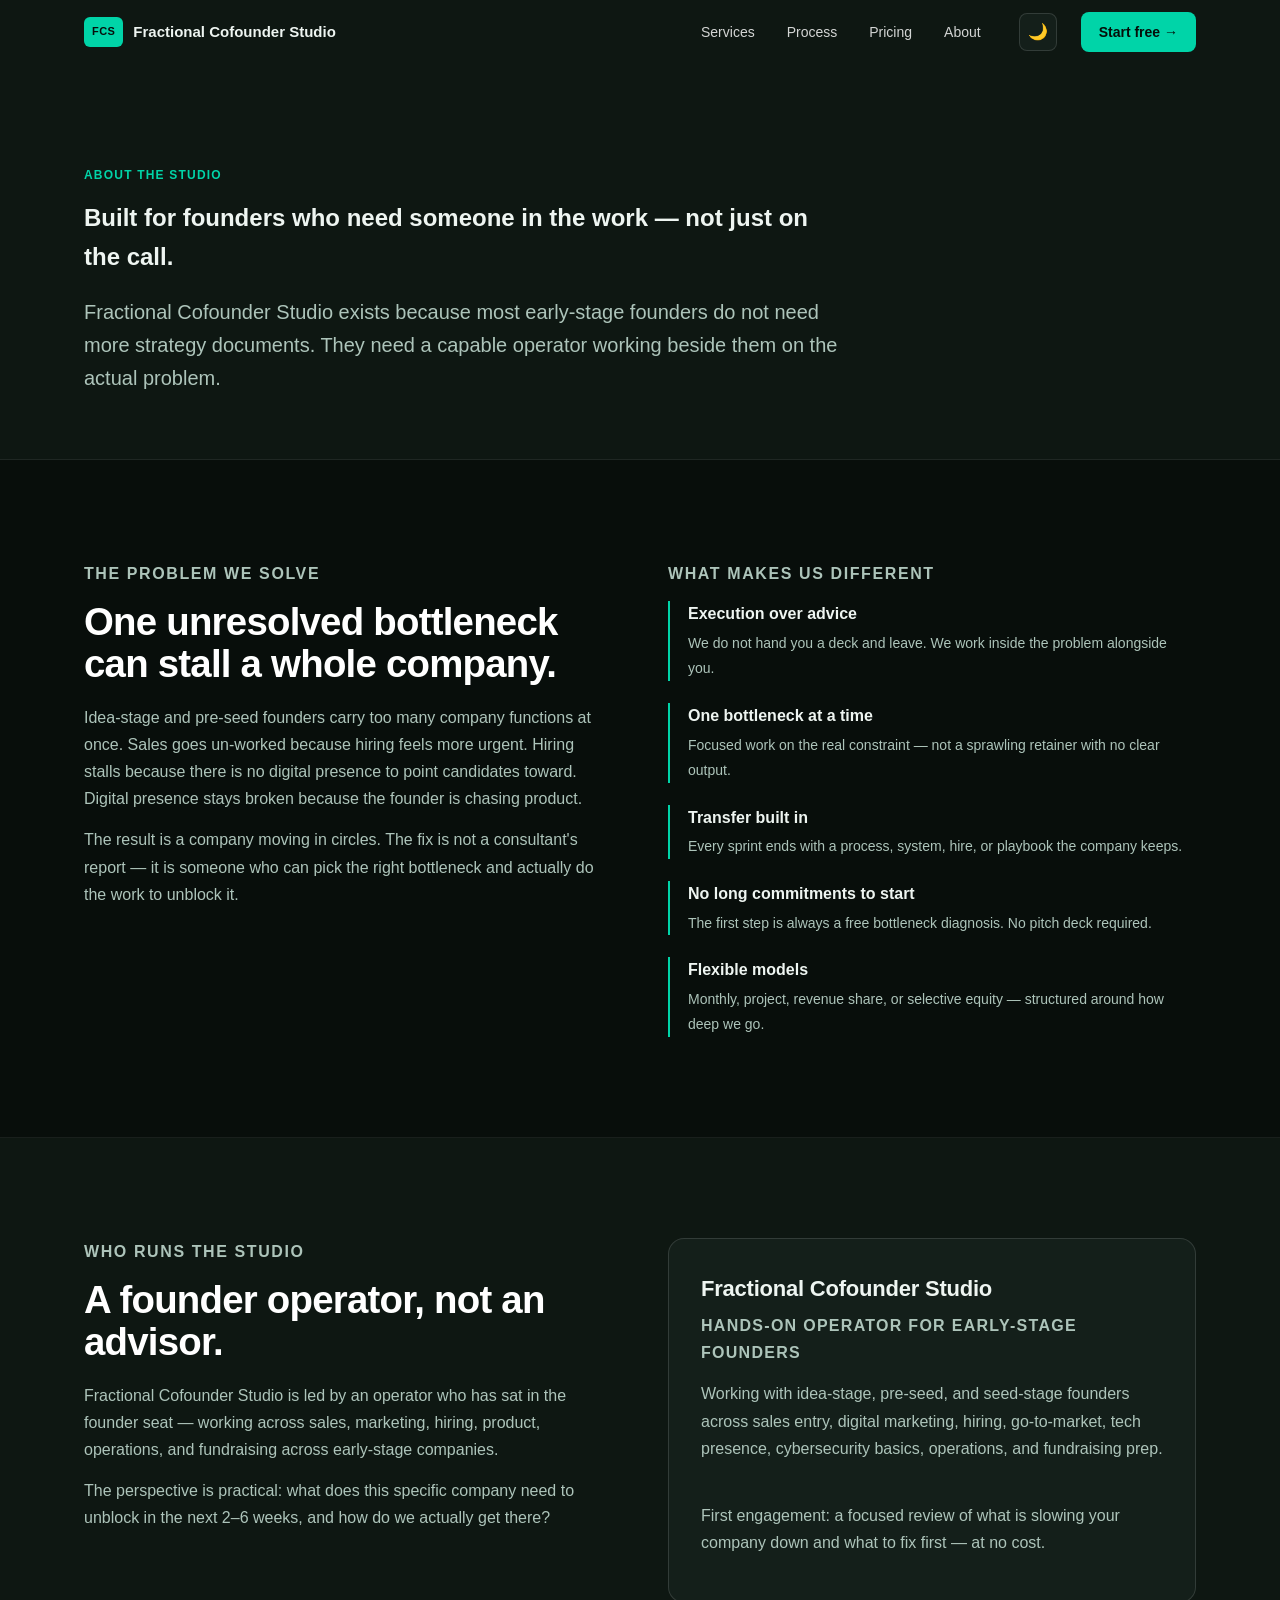
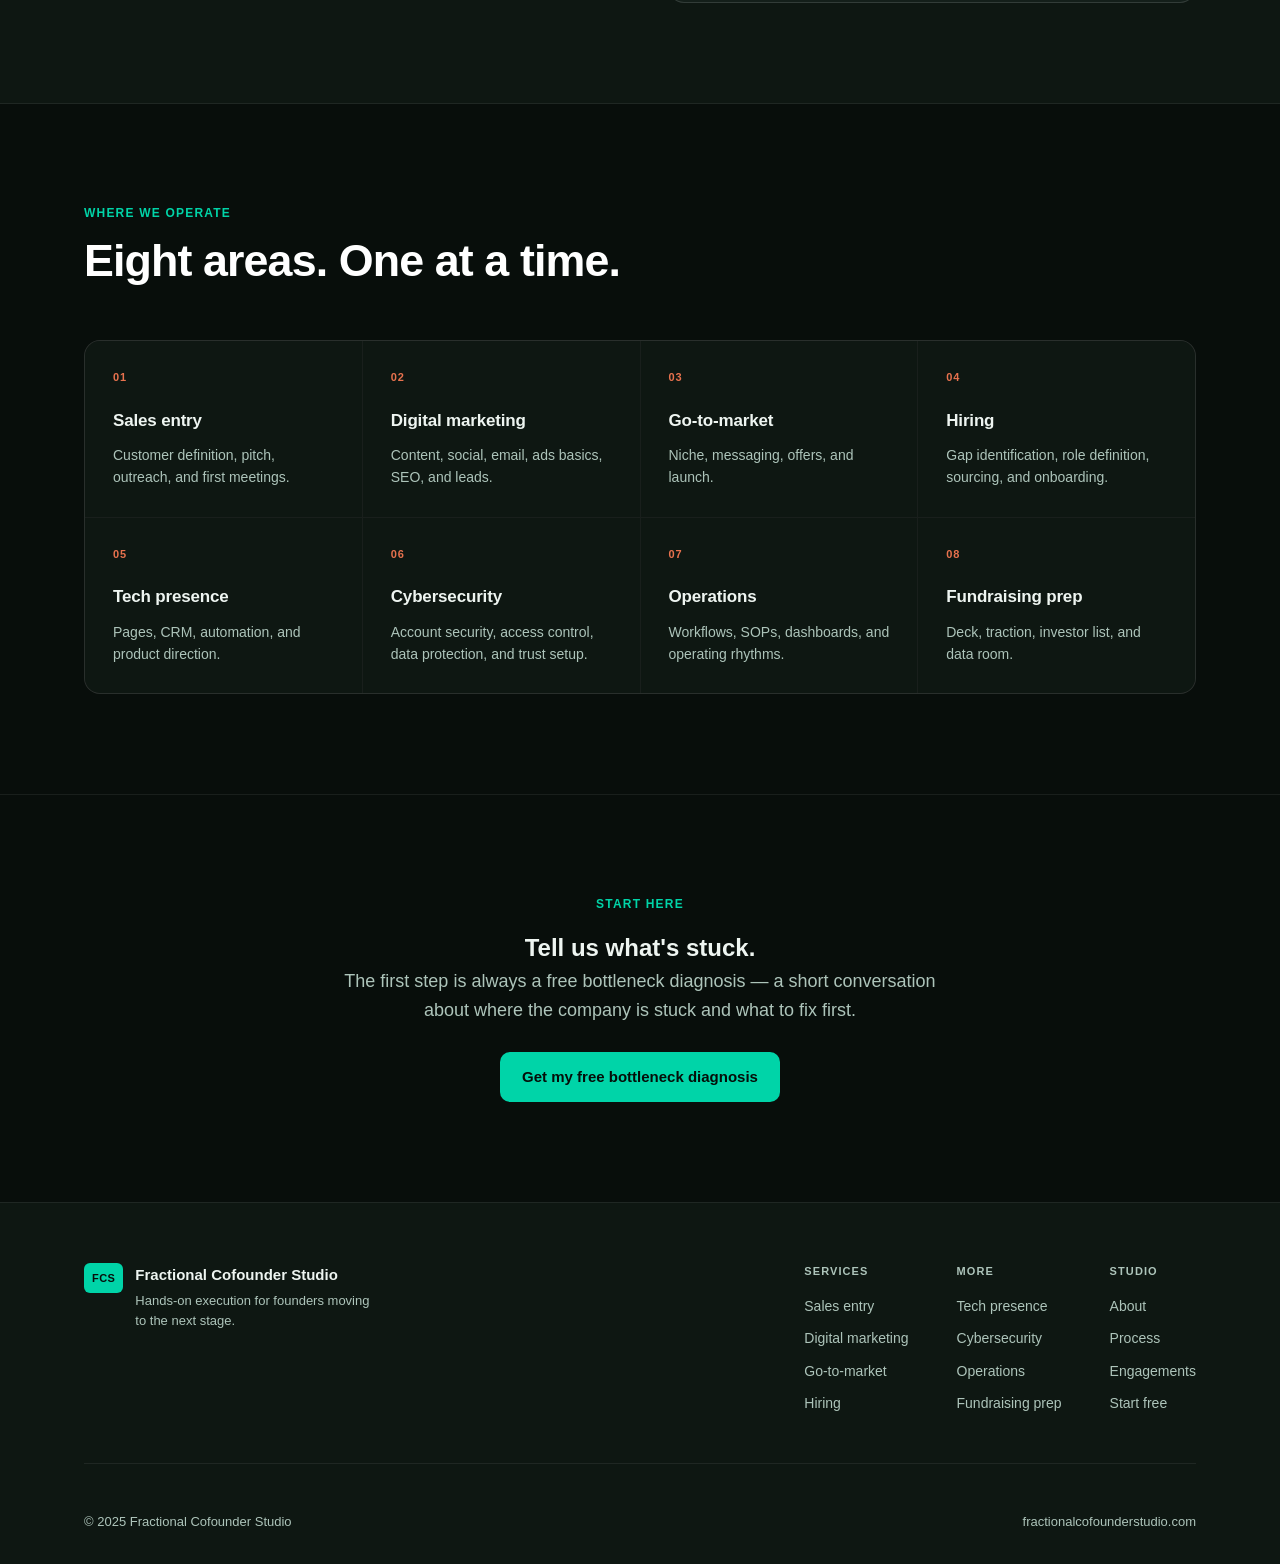
<file: frontend/about.html>
<!doctype html>
<html lang="en" data-theme="">
  <head>
    <meta charset="utf-8" />
    <meta name="viewport" content="width=device-width, initial-scale=1" />
    <title>About | Fractional Cofounder Studio</title>
    <meta name="description" content="Learn about Fractional Cofounder Studio — who we are, how we work, and why hands-on execution beats more advice for early-stage founders." />
    <meta name="robots" content="index, follow" />
    <link rel="canonical" href="https://fractionalcofounderstudio.com/about.html" />
    <link rel="icon" href="assets/favicon.svg" type="image/svg+xml" />
    <link rel="apple-touch-icon" href="assets/favicon.svg" />

    <!-- Security meta tags -->
    <meta http-equiv="X-Content-Type-Options" content="nosniff" />
    <meta name="referrer" content="strict-origin-when-cross-origin" />
    <meta http-equiv="Content-Security-Policy" content="
      default-src 'self';
      script-src  'self' https://www.googletagmanager.com https://www.google-analytics.com;
      style-src   'self' 'unsafe-inline' https://fonts.googleapis.com;
      font-src    'self' https://fonts.gstatic.com;
      img-src     'self' data: https://www.google-analytics.com;
      connect-src 'self' https://www.google-analytics.com;
      object-src  'none';
      base-uri    'self';
      form-action 'self';
      upgrade-insecure-requests;
      frame-ancestors 'none';
    " />

    <meta property="og:type"        content="website" />
    <meta property="og:title"       content="About | Fractional Cofounder Studio" />
    <meta property="og:description" content="Hands-on execution partner for early-stage founders. Learn who we are and how we work." />
    <meta property="og:url"         content="https://fractionalcofounderstudio.com/about.html" />

    <!-- Google Analytics — replace G-XXXXXXXXXX -->
    <script async src="https://www.googletagmanager.com/gtag/js?id=G-XXXXXXXXXX"></script>

    <link rel="preconnect" href="https://fonts.googleapis.com" />
    <link rel="preconnect" href="https://fonts.gstatic.com" crossorigin />
    <link href="https://fonts.googleapis.com/css2?family=Inter:wght@400;500;600;700;800;900&display=swap" rel="stylesheet" />
    <link rel="stylesheet" href="css/styles.css" />
    <script src="js/script.js" defer></script>
  </head>
  <body>

    <header class="nav" id="nav">
      <div class="nav-inner">
        <a class="logo" href="index.html" aria-label="Fractional Cofounder Studio home">
          <span class="logo-mark" aria-hidden="true">FCS</span>
          <span class="logo-text">Fractional Cofounder Studio</span>
        </a>
        <nav class="nav-links" aria-label="Primary navigation">
          <a href="index.html#services">Services</a>
          <a href="index.html#process">Process</a>
          <a href="index.html#pricing">Pricing</a>
          <a href="about.html" aria-current="page">About</a>
        </nav>
        <button class="theme-toggle" id="theme-toggle" aria-label="Toggle dark/light mode" title="Toggle dark/light mode">
          <span class="theme-icon-dark" aria-hidden="true">🌙</span>
          <span class="theme-icon-light" aria-hidden="true">☀️</span>
        </button>
        <a class="nav-cta" href="index.html#intake">Start free →</a>
        <button class="burger" aria-label="Open menu" aria-expanded="false" aria-controls="drawer">
          <span></span><span></span>
        </button>
      </div>
    </header>

    <nav class="drawer" id="drawer" aria-label="Mobile navigation">
      <a href="index.html#services">Services</a>
      <a href="index.html#process">Process</a>
      <a href="index.html#pricing">Pricing</a>
      <a href="about.html">About</a>
      <a href="index.html#intake" class="drawer-cta">Get free diagnosis →</a>
    </nav>

    <main>

      <section class="about-hero section-band" aria-labelledby="about-h1">
        <div class="container">
          <div class="about-body">
            <p class="label reveal">About the studio</p>
            <h1 class="reveal" id="about-h1">Built for founders who need someone in the work — not just on the call.</h1>
            <p class="about-lead reveal">Fractional Cofounder Studio exists because most early-stage founders do not need more strategy documents. They need a capable operator working beside them on the actual problem.</p>
          </div>
        </div>
      </section>

      <section class="about-story" aria-labelledby="story-heading">
        <div class="container">
          <div class="about-grid">
            <div class="reveal">
              <p class="label">The problem we solve</p>
              <h2 id="story-heading">One unresolved bottleneck can stall a whole company.</h2>
              <p>Idea-stage and pre-seed founders carry too many company functions at once. Sales goes un-worked because hiring feels more urgent. Hiring stalls because there is no digital presence to point candidates toward. Digital presence stays broken because the founder is chasing product.</p>
              <p>The result is a company moving in circles. The fix is not a consultant's report — it is someone who can pick the right bottleneck and actually do the work to unblock it.</p>
            </div>
            <div class="reveal">
              <p class="label">What makes us different</p>
              <ul class="about-values">
                <li>
                  <strong>Execution over advice</strong>
                  <span>We do not hand you a deck and leave. We work inside the problem alongside you.</span>
                </li>
                <li>
                  <strong>One bottleneck at a time</strong>
                  <span>Focused work on the real constraint — not a sprawling retainer with no clear output.</span>
                </li>
                <li>
                  <strong>Transfer built in</strong>
                  <span>Every sprint ends with a process, system, hire, or playbook the company keeps.</span>
                </li>
                <li>
                  <strong>No long commitments to start</strong>
                  <span>The first step is always a free bottleneck diagnosis. No pitch deck required.</span>
                </li>
                <li>
                  <strong>Flexible models</strong>
                  <span>Monthly, project, revenue share, or selective equity — structured around how deep we go.</span>
                </li>
              </ul>
            </div>
          </div>
        </div>
      </section>

      <section class="about-founder section-band" aria-labelledby="founder-heading">
        <div class="container">
          <div class="about-grid">
            <div class="reveal">
              <p class="label">Who runs the studio</p>
              <h2 id="founder-heading">A founder operator, not an advisor.</h2>
              <p>Fractional Cofounder Studio is led by an operator who has sat in the founder seat — working across sales, marketing, hiring, product, operations, and fundraising across early-stage companies.</p>
              <p>The perspective is practical: what does this specific company need to unblock in the next 2–6 weeks, and how do we actually get there?</p>
            </div>
            <div class="founder-block reveal">
              <h3>Fractional Cofounder Studio</h3>
              <p class="founder-role">Hands-on operator for early-stage founders</p>
              <p>Working with idea-stage, pre-seed, and seed-stage founders across sales entry, digital marketing, hiring, go-to-market, tech presence, cybersecurity basics, operations, and fundraising prep.</p>
              <br />
              <p>First engagement: a focused review of what is slowing your company down and what to fix first — at no cost.</p>
            </div>
          </div>
        </div>
      </section>

      <section class="about-services" aria-labelledby="about-services-heading">
        <div class="container">
          <div class="section-head reveal">
            <p class="label">Where we operate</p>
            <h2 id="about-services-heading">Eight areas. One at a time.</h2>
          </div>
          <div class="services-grid">
            <article class="svc-card reveal"><div class="svc-num" aria-hidden="true">01</div><h3>Sales entry</h3><p>Customer definition, pitch, outreach, and first meetings.</p></article>
            <article class="svc-card reveal"><div class="svc-num" aria-hidden="true">02</div><h3>Digital marketing</h3><p>Content, social, email, ads basics, SEO, and leads.</p></article>
            <article class="svc-card reveal"><div class="svc-num" aria-hidden="true">03</div><h3>Go-to-market</h3><p>Niche, messaging, offers, and launch.</p></article>
            <article class="svc-card reveal"><div class="svc-num" aria-hidden="true">04</div><h3>Hiring</h3><p>Gap identification, role definition, sourcing, and onboarding.</p></article>
            <article class="svc-card reveal"><div class="svc-num" aria-hidden="true">05</div><h3>Tech presence</h3><p>Pages, CRM, automation, and product direction.</p></article>
            <article class="svc-card reveal"><div class="svc-num" aria-hidden="true">06</div><h3>Cybersecurity</h3><p>Account security, access control, data protection, and trust setup.</p></article>
            <article class="svc-card reveal"><div class="svc-num" aria-hidden="true">07</div><h3>Operations</h3><p>Workflows, SOPs, dashboards, and operating rhythms.</p></article>
            <article class="svc-card reveal"><div class="svc-num" aria-hidden="true">08</div><h3>Fundraising prep</h3><p>Deck, traction, investor list, and data room.</p></article>
          </div>
        </div>
      </section>

      <section class="about-cta intake" aria-labelledby="about-cta-heading">
        <div class="container" style="text-align:center; max-width:640px;">
          <p class="label reveal">Start here</p>
          <h2 class="reveal" id="about-cta-heading">Tell us what's stuck.</h2>
          <p class="reveal" style="color:var(--muted); font-size:18px; margin-bottom:28px;">The first step is always a free bottleneck diagnosis — a short conversation about where the company is stuck and what to fix first.</p>
          <a class="btn btn-primary reveal" href="index.html#intake">Get my free bottleneck diagnosis</a>
        </div>
      </section>

    </main>

    <footer class="footer" aria-label="Site footer">
      <div class="footer-inner">
        <div class="footer-top">
          <div class="footer-brand">
            <span class="logo-mark" aria-hidden="true">FCS</span>
            <div>
              <div class="footer-name">Fractional Cofounder Studio</div>
              <div class="footer-tagline">Hands-on execution for founders moving to the next stage.</div>
            </div>
          </div>
          <nav class="footer-nav" aria-label="Footer navigation">
            <div class="footer-col">
              <p class="footer-col-head">Services</p>
              <a href="index.html#services">Sales entry</a>
              <a href="index.html#services">Digital marketing</a>
              <a href="index.html#services">Go-to-market</a>
              <a href="index.html#services">Hiring</a>
            </div>
            <div class="footer-col">
              <p class="footer-col-head">More</p>
              <a href="index.html#services">Tech presence</a>
              <a href="index.html#services">Cybersecurity</a>
              <a href="index.html#services">Operations</a>
              <a href="index.html#services">Fundraising prep</a>
            </div>
            <div class="footer-col">
              <p class="footer-col-head">Studio</p>
              <a href="about.html" aria-current="page">About</a>
              <a href="index.html#process">Process</a>
              <a href="index.html#pricing">Engagements</a>
              <a href="index.html#intake">Start free</a>
            </div>
          </nav>
        </div>
        <div class="footer-bottom">
          <span>© 2025 Fractional Cofounder Studio</span>
          <span>fractionalcofounderstudio.com</span>
        </div>
      </div>
    </footer>

  </body>
</html>
</file>
<file: css/styles.css>
/* ── Reset ── */
*, *::before, *::after { box-sizing: border-box; margin: 0; padding: 0; }

/* ── Dark theme (default) ── */
:root {
  --bg:        #080e0b;
  --bg2:       #0e1712;
  --bg3:       #141f1a;
  --border:    rgba(255,255,255,0.07);
  --border2:   rgba(255,255,255,0.13);
  --text:      #eef5f1;
  --muted:     #adc4ba;
  --white:     #ffffff;
  --teal:      #00d4a8;
  --teal-dark: #00a882;
  --teal-dim:  rgba(0,212,168,0.1);
  --teal-pill: rgba(0,212,168,0.18);
  --green:     #7fc241;
  --coral:     #e8724e;
  --radius:    10px;
  --radius-lg: 16px;
  --ease:      cubic-bezier(0.4,0,0.2,1);
  --font:      "Inter","Segoe UI",Arial,sans-serif;
  --shadow:    0 24px 64px rgba(0,0,0,0.5);
  --shadow-sm: 0 4px 20px rgba(0,0,0,0.35);

  /* Nav */
  --nav-bg:    rgba(8,14,11,0.88);

  /* Hero */
  --hero-text: #ffffff;
  --hero-sub:  #b8d0c8;
  --grid-line: rgba(255,255,255,0.025);

  /* Ticker */
  --ticker-bg: #0e1712;

  /* Cards */
  --card-bg:   #0e1712;
  --card-hover:#141f1a;

  /* Inputs */
  --input-bg:  #0e1712;
  --input-text:#e8f0ec;
  --input-ph:  #6a8c80;
}

/* ── Light theme ── */
[data-theme="light"] {
  --bg:        #f4f7f5;
  --bg2:       #ffffff;
  --bg3:       #eef2f0;
  --border:    rgba(0,0,0,0.08);
  --border2:   rgba(0,0,0,0.14);
  --text:      #0d1a14;
  --muted:     #344f47;
  --white:     #0d1a14;
  --teal:      #00966e;
  --teal-dark: #007557;
  --teal-dim:  rgba(0,150,110,0.08);
  --teal-pill: rgba(0,150,110,0.12);
  --green:     #4a8a18;
  --coral:     #c4482e;
  --shadow:    0 24px 64px rgba(0,0,0,0.1);
  --shadow-sm: 0 4px 20px rgba(0,0,0,0.06);

  --nav-bg:    rgba(244,247,245,0.92);
  --hero-text: #0d1a14;
  --hero-sub:  #2e4a42;
  --grid-line: rgba(0,0,0,0.04);

  --ticker-bg: #ffffff;
  --card-bg:   #ffffff;
  --card-hover:#f4f7f5;

  --input-bg:  #f4f7f5;
  --input-text:#0d1a14;
  --input-ph:  #9ab5ab;
}

html { scroll-behavior: smooth; font-size: 16px; }

body {
  background: var(--bg);
  color: var(--text);
  font-family: var(--font);
  line-height: 1.6;
  -webkit-font-smoothing: antialiased;
  overflow-x: hidden;
  transition: background 0.3s var(--ease), color 0.3s var(--ease);
}

a { color: inherit; text-decoration: none; }
button, input, select, textarea { font: inherit; }
img { display: block; max-width: 100%; }

/* ── Scroll reveal ── */
.reveal {
  opacity: 0;
  transform: translateY(32px);
  transition: opacity 0.65s var(--ease), transform 0.65s var(--ease);
}
.reveal.visible { opacity: 1; transform: none; }
.reveal-left {
  opacity: 0;
  transform: translateX(-36px);
  transition: opacity 0.7s var(--ease), transform 0.7s var(--ease);
}
.reveal-right {
  opacity: 0;
  transform: translateX(36px);
  transition: opacity 0.7s var(--ease), transform 0.7s var(--ease);
}
.reveal-left.visible,
.reveal-right.visible { opacity: 1; transform: none; }

/* ── Container ── */
.container { max-width: 1160px; margin: 0 auto; padding: 0 24px; }

/* ── Nav ── */
.nav {
  position: fixed;
  inset: 0 0 auto;
  z-index: 100;
  transition: background 0.3s, border-color 0.3s, box-shadow 0.3s;
  border-bottom: 1px solid transparent;
}
.nav.scrolled {
  background: var(--nav-bg);
  backdrop-filter: blur(22px);
  -webkit-backdrop-filter: blur(22px);
  border-color: var(--border);
  box-shadow: var(--shadow-sm);
}
.nav-inner {
  max-width: 1160px;
  margin: 0 auto;
  padding: 0 24px;
  height: 64px;
  display: flex;
  align-items: center;
  gap: 24px;
}
.logo { display: flex; align-items: center; gap: 10px; font-weight: 700; font-size: 15px; flex-shrink: 0; }
.logo-mark {
  background: var(--teal);
  color: var(--bg);
  font-size: 11px;
  font-weight: 900;
  letter-spacing: 0.04em;
  border-radius: 6px;
  padding: 0 8px;
  height: 30px;
  display: flex;
  align-items: center;
  transition: background 0.3s;
}
.logo-text { color: var(--text); transition: color 0.3s; }
.nav-links { display: flex; gap: 4px; margin-left: auto; }
.nav-links a {
  color: rgba(255,255,255,0.82);
  font-size: 14px;
  font-weight: 500;
  padding: 6px 14px;
  border-radius: 8px;
  transition: color 0.2s, background 0.2s;
}
.nav-links a:hover { color: #ffffff; background: rgba(255,255,255,0.1); }
[data-theme="light"] .nav-links a { color: rgba(0,0,0,0.7); }
[data-theme="light"] .nav-links a:hover { color: var(--text); background: var(--border); }

/* ── Theme toggle ── */
.theme-toggle {
  background: var(--bg3);
  border: 1px solid var(--border2);
  border-radius: 8px;
  width: 38px;
  height: 38px;
  display: flex;
  align-items: center;
  justify-content: center;
  cursor: pointer;
  font-size: 16px;
  flex-shrink: 0;
  transition: background 0.2s, border-color 0.2s, transform 0.2s;
}
.theme-toggle:hover { background: var(--border2); transform: scale(1.08); }
.theme-icon-light { display: none; }
.theme-icon-dark  { display: block; }
[data-theme="light"] .theme-icon-light { display: block; }
[data-theme="light"] .theme-icon-dark  { display: none; }

.nav-cta {
  background: var(--teal);
  color: #050e09;
  font-size: 14px;
  font-weight: 700;
  padding: 9px 18px;
  border-radius: 8px;
  white-space: nowrap;
  transition: opacity 0.2s, transform 0.2s, background 0.3s;
}
.nav-cta:hover { opacity: 0.88; transform: translateY(-1px); }

.burger {
  display: none;
  flex-direction: column;
  gap: 5px;
  background: none;
  border: none;
  cursor: pointer;
  padding: 6px;
}
.burger span {
  display: block;
  width: 22px;
  height: 2px;
  background: var(--text);
  border-radius: 2px;
  transition: transform 0.25s, opacity 0.25s;
}
.burger[aria-expanded="true"] span:first-child { transform: translateY(7px) rotate(45deg); }
.burger[aria-expanded="true"] span:last-child  { transform: translateY(-7px) rotate(-45deg); }

/* ── Drawer ── */
.drawer {
  display: none;
  position: fixed;
  inset: 64px 0 0;
  background: var(--bg2);
  padding: 24px;
  flex-direction: column;
  gap: 4px;
  z-index: 99;
  border-top: 1px solid var(--border);
}
.drawer.open { display: flex; }
.drawer a {
  padding: 14px 16px;
  border-radius: var(--radius);
  color: var(--muted);
  font-size: 15px;
  font-weight: 500;
  transition: color 0.2s, background 0.2s;
}
.drawer a:hover { color: var(--text); background: var(--border); }
.drawer-cta { margin-top: 8px; background: var(--teal) !important; color: #050e09 !important; font-weight: 700 !important; text-align: center; border-radius: var(--radius); }

/* ── Buttons ── */
.btn {
  display: inline-flex;
  align-items: center;
  justify-content: center;
  font-weight: 700;
  font-size: 15px;
  border-radius: var(--radius);
  padding: 13px 22px;
  min-height: 48px;
  cursor: pointer;
  border: none;
  transition: opacity 0.2s, transform 0.2s, background 0.3s, color 0.3s;
}
.btn:hover { transform: translateY(-2px); }
.btn:active { transform: none; }
.btn-primary { background: var(--teal); color: #050e09; font-weight: 800; }
.btn-primary:hover { opacity: 0.88; }
.btn-ghost { background: var(--border); color: var(--text); border: 1px solid var(--border2); }
.btn-ghost:hover { background: var(--border2); }
.btn-outline { background: transparent; color: var(--text); border: 1px solid var(--border2); }
.btn-outline:hover { background: var(--border); }
.btn-full { width: 100%; }

/* ── Label ── */
.label {
  font-size: 12px;
  font-weight: 700;
  letter-spacing: 0.1em;
  text-transform: uppercase;
  color: var(--teal);
  margin-bottom: 14px;
  transition: color 0.3s;
}

/* ── HERO ── */
.hero {
  min-height: 100vh;
  display: grid;
  grid-template-columns: 1fr 1fr;
  position: relative;
  overflow: hidden;
}
.hero-bg {
  position: absolute;
  inset: 0;
  background: radial-gradient(ellipse 60% 80% at 18% 50%, rgba(0,212,168,0.07) 0%, transparent 65%);
  pointer-events: none;
  transition: background 0.3s;
}
[data-theme="light"] .hero-bg {
  background: radial-gradient(ellipse 60% 80% at 18% 50%, rgba(0,150,110,0.06) 0%, transparent 65%);
}
.hero-grid-lines {
  position: absolute;
  inset: 0;
  background-image:
    linear-gradient(var(--grid-line) 1px, transparent 1px),
    linear-gradient(90deg, var(--grid-line) 1px, transparent 1px);
  background-size: 60px 60px;
  pointer-events: none;
}
.hero-inner {
  display: flex;
  flex-direction: column;
  justify-content: center;
  padding: 120px 48px 80px clamp(24px, 4vw, 80px);
  position: relative;
  z-index: 2;
}
.hero-badge {
  display: inline-flex;
  align-items: center;
  gap: 8px;
  background: var(--teal-pill);
  border: 1px solid rgba(0,212,168,0.22);
  border-radius: 100px;
  padding: 6px 14px;
  font-size: 13px;
  font-weight: 600;
  color: var(--teal);
  margin-bottom: 28px;
  width: fit-content;
  transition: background 0.3s, color 0.3s;
}
[data-theme="light"] .hero-badge { border-color: rgba(0,150,110,0.22); }
.badge-dot {
  width: 7px; height: 7px;
  background: var(--teal);
  border-radius: 50%;
  animation: pulse 2s infinite;
  flex-shrink: 0;
}
@keyframes pulse { 0%,100%{opacity:1;transform:scale(1)} 50%{opacity:0.5;transform:scale(0.82)} }

.hero-h1 {
  font-size: clamp(44px, 5.5vw, 76px);
  font-weight: 900;
  line-height: 1.0;
  letter-spacing: -0.03em;
  margin-bottom: 24px;
  color: var(--hero-text);
  transition: color 0.3s;
}
.h1-accent { color: var(--teal); }
.hero-sub {
  font-size: 18px;
  color: var(--hero-sub);
  max-width: 500px;
  line-height: 1.65;
  margin-bottom: 36px;
  transition: color 0.3s;
}
.hero-actions { display: flex; gap: 12px; flex-wrap: wrap; margin-bottom: 48px; }
.hero-stats {
  display: flex;
  align-items: center;
  border: 1px solid var(--border2);
  border-radius: var(--radius-lg);
  background: var(--bg2);
  padding: 16px 0;
  width: fit-content;
  transition: background 0.3s, border-color 0.3s;
}
.stat { padding: 0 20px; text-align: center; }
.stat strong { display: block; font-size: 18px; font-weight: 800; color: var(--text); letter-spacing: -0.02em; white-space: nowrap; transition: color 0.3s; }
.stat span   { font-size: 11px; color: var(--muted); white-space: nowrap; }
.stat-divider { width: 1px; height: 32px; background: var(--border2); flex-shrink: 0; }
/* ── Hero visual panel ── */
.hero-visual {
  position: relative;
  overflow: hidden;
  min-height: 100vh;
  display: flex;
  align-items: center;
  justify-content: center;
}
.hv-glow {
  position: absolute;
  inset: 0;
  background: radial-gradient(ellipse 68% 68% at 56% 50%, rgba(0,212,168,0.13) 0%, transparent 68%);
  pointer-events: none;
}
[data-theme="light"] .hv-glow {
  background: radial-gradient(ellipse 68% 68% at 56% 50%, rgba(0,150,110,0.09) 0%, transparent 68%);
}
.hv-grid {
  display: grid;
  grid-template-columns: 1fr 1fr;
  gap: 16px;
  position: relative;
  z-index: 2;
  width: 340px;
}
.hv-card {
  background: var(--card-bg);
  border: 1px solid var(--border2);
  border-radius: 14px;
  padding: 18px 20px;
  animation: hv-float 5s ease-in-out infinite;
  animation-delay: var(--hd, 0s);
  transition: background 0.3s, border-color 0.3s;
}
.hv-card:nth-child(even) { margin-top: 32px; }
@keyframes hv-float {
  0%, 100% { transform: translateY(0); }
  50%       { transform: translateY(-14px); }
}
.hv-top {
  display: flex;
  align-items: center;
  gap: 7px;
  margin-bottom: 9px;
}
.hv-dot {
  width: 7px; height: 7px;
  border-radius: 50%;
  background: var(--teal);
  flex-shrink: 0;
  animation: pulse 2s infinite;
}
.hv-tag {
  font-size: 10.5px;
  font-weight: 700;
  color: var(--teal);
  text-transform: uppercase;
  letter-spacing: 0.07em;
}
.hv-text {
  font-size: 13px;
  font-weight: 600;
  color: var(--text);
  line-height: 1.4;
  transition: color 0.3s;
}
.hv-fade {
  position: absolute;
  inset: 0;
  background: linear-gradient(90deg, var(--bg) 0%, transparent 22%, transparent 78%, var(--bg) 100%),
              linear-gradient(0deg, var(--bg) 0%, transparent 18%, transparent 82%, var(--bg) 100%);
  pointer-events: none;
  transition: background 0.3s;
}

/* ── Ticker ── */
.ticker-wrap {
  overflow: hidden;
  background: var(--ticker-bg);
  border-top: 1px solid var(--border);
  border-bottom: 1px solid var(--border);
  padding: 14px 0;
  transition: background 0.3s;
}
.ticker {
  display: flex;
  gap: 28px;
  white-space: nowrap;
  animation: ticker 30s linear infinite;
  width: max-content;
  font-size: 13px;
  font-weight: 600;
  color: var(--muted);
  letter-spacing: 0.02em;
}
.ticker-dot { color: var(--teal); }
@keyframes ticker { from{transform:translateX(0)} to{transform:translateX(-50%)} }

/* ── Problem ── */
.problem { padding: 100px 0; border-bottom: 1px solid var(--border); }
.problem-layout { display: grid; grid-template-columns: 1fr 1fr; gap: 64px; align-items: start; }
.problem-left h2 {
  font-size: clamp(32px, 3.5vw, 52px);
  font-weight: 800;
  line-height: 1.05;
  letter-spacing: -0.02em;
  color: var(--hero-text);
  transition: color 0.3s;
}
.problem-right p { color: var(--muted); font-size: 17px; line-height: 1.7; margin-bottom: 16px; }
.link-arrow { color: var(--teal); font-weight: 600; font-size: 15px; transition: opacity 0.2s; }
.link-arrow:hover { opacity: 0.75; }

/* ── Services ── */
.services { padding: 100px 0; background: var(--bg2); border-bottom: 1px solid var(--border); transition: background 0.3s; }
.section-head { margin-bottom: 56px; }
.section-head h2 {
  font-size: clamp(32px, 3.5vw, 52px);
  font-weight: 800;
  line-height: 1.05;
  letter-spacing: -0.02em;
  color: var(--hero-text);
  max-width: 640px;
  transition: color 0.3s;
}
.services-grid {
  display: grid;
  grid-template-columns: repeat(4, 1fr);
  gap: 1px;
  background: var(--border);
  border: 1px solid var(--border);
  border-radius: var(--radius-lg);
  overflow: hidden;
}
.svc-card { background: var(--card-bg); padding: 28px; transition: background 0.25s; }
.svc-card:hover { background: var(--card-hover); }
.svc-num { font-size: 11px; font-weight: 800; letter-spacing: 0.08em; color: var(--coral); margin-bottom: 20px; }
.svc-card h3 { font-size: 17px; font-weight: 700; color: var(--text); margin-bottom: 10px; letter-spacing: -0.01em; transition: color 0.3s; }
.svc-card p  { font-size: 14px; color: var(--muted); line-height: 1.6; margin: 0; }

/* ── Process ── */
.process { padding: 100px 0; border-bottom: 1px solid var(--border); }
.process-steps {
  display: grid;
  grid-template-columns: 1fr auto 1fr auto 1fr auto 1fr;
  align-items: start;
  margin-top: 56px;
}
.process-step {
  background: var(--bg2);
  border: 1px solid var(--border);
  border-radius: var(--radius-lg);
  padding: 28px;
  transition: border-color 0.25s, background 0.3s;
}
.process-step:hover { border-color: var(--teal); }
.step-number { font-size: 11px; font-weight: 800; letter-spacing: 0.08em; color: var(--teal); margin-bottom: 16px; }
.step-content h3 { font-size: 20px; font-weight: 700; color: var(--text); margin-bottom: 10px; letter-spacing: -0.01em; transition: color 0.3s; }
.step-content p  { font-size: 14px; color: var(--muted); line-height: 1.6; margin: 0; }
.step-connector { display: flex; align-items: flex-start; padding-top: 44px; width: 32px; justify-content: center; }
.step-connector::before { content: ""; display: block; width: 24px; height: 1px; background: var(--border2); }

/* ── Diagnostic ── */
.diagnostic { padding: 100px 0; background: var(--bg2); border-bottom: 1px solid var(--border); transition: background 0.3s; }
.diagnostic-layout { display: grid; grid-template-columns: 1fr 1fr; gap: 64px; align-items: center; }
.diagnostic-copy h2 {
  font-size: clamp(28px, 3vw, 44px);
  font-weight: 800;
  color: var(--hero-text);
  letter-spacing: -0.02em;
  line-height: 1.1;
  margin-bottom: 16px;
  transition: color 0.3s;
}
.diagnostic-copy p { color: var(--muted); font-size: 16px; line-height: 1.65; }
.diagnostic-widget {
  background: var(--bg3);
  border: 1px solid var(--border2);
  border-radius: var(--radius-lg);
  padding: 28px;
  transition: background 0.3s, border-color 0.3s;
}
.widget-label { font-size: 12px; font-weight: 700; letter-spacing: 0.08em; text-transform: uppercase; color: var(--muted); margin-bottom: 14px; }
.widget-options { display: flex; flex-wrap: wrap; gap: 8px; margin-bottom: 20px; }
.widget-opt {
  background: var(--border);
  border: 1px solid var(--border2);
  border-radius: 100px;
  color: var(--muted);
  font-size: 13px;
  font-weight: 600;
  padding: 6px 14px;
  cursor: pointer;
  transition: all 0.2s;
}
.widget-opt:hover, .widget-opt.active {
  background: var(--teal-dim);
  border-color: rgba(0,212,168,0.35);
  color: var(--teal);
}
[data-theme="light"] .widget-opt:hover,
[data-theme="light"] .widget-opt.active { border-color: rgba(0,150,110,0.35); }
.widget-result {
  background: var(--bg2);
  border: 1px solid var(--border);
  border-radius: var(--radius);
  padding: 18px;
  margin-bottom: 20px;
  min-height: 86px;
  transition: background 0.3s;
}
.result-label { font-size: 11px; font-weight: 700; letter-spacing: 0.08em; text-transform: uppercase; color: var(--teal); margin-bottom: 8px; }
.result-text  { font-size: 14px; color: var(--text); line-height: 1.6; transition: opacity 0.2s, color 0.3s; }

/* ── Pricing ── */
.pricing { padding: 100px 0; border-bottom: 1px solid var(--border); }
.pricing-grid { display: grid; grid-template-columns: repeat(4, 1fr); gap: 16px; margin-top: 56px; }
.price-card {
  background: var(--bg2);
  border: 1px solid var(--border);
  border-radius: var(--radius-lg);
  padding: 28px;
  display: flex;
  flex-direction: column;
  gap: 16px;
  transition: border-color 0.25s, transform 0.25s, background 0.3s;
  position: relative;
}
.price-card:hover { border-color: var(--border2); transform: translateY(-3px); }
.price-card-featured { border-color: rgba(0,212,168,0.28); background: linear-gradient(160deg, var(--teal-dim), var(--bg2)); }
[data-theme="light"] .price-card-featured { border-color: rgba(0,150,110,0.28); }
.price-card-featured:hover { border-color: rgba(0,212,168,0.5); }
[data-theme="light"] .price-card-featured:hover { border-color: rgba(0,150,110,0.5); }
.price-badge {
  position: absolute;
  top: -12px; left: 50%;
  transform: translateX(-50%);
  background: var(--teal);
  color: #050e09;
  font-size: 11px;
  font-weight: 800;
  letter-spacing: 0.06em;
  text-transform: uppercase;
  padding: 4px 14px;
  border-radius: 100px;
  white-space: nowrap;
}
.price-tag { font-size: 18px; font-weight: 700; color: var(--text); letter-spacing: -0.01em; transition: color 0.3s; }
.price-card > p { font-size: 14px; color: var(--muted); line-height: 1.6; flex: 1; }
.price-list { list-style: none; display: flex; flex-direction: column; gap: 8px; }
.price-list li { font-size: 13px; color: var(--muted); padding-left: 18px; position: relative; }
.price-list li::before { content: "✓"; position: absolute; left: 0; color: var(--teal); font-weight: 700; }

/* ── FAQ ── */
.faq { padding: 100px 0; background: var(--bg2); border-bottom: 1px solid var(--border); transition: background 0.3s; }
.faq-inner { display: grid; grid-template-columns: 1fr 1.6fr; gap: 64px; align-items: start; }
.faq-head h2 {
  font-size: clamp(28px, 3vw, 44px);
  font-weight: 800;
  color: var(--hero-text);
  letter-spacing: -0.02em;
  line-height: 1.1;
  transition: color 0.3s;
}
.faq-list { display: flex; flex-direction: column; }
.faq-item { border-bottom: 1px solid var(--border); }
.faq-item summary {
  list-style: none;
  cursor: pointer;
  padding: 20px 0;
  font-size: 16px;
  font-weight: 600;
  color: var(--text);
  display: flex;
  justify-content: space-between;
  align-items: center;
  gap: 16px;
  transition: color 0.2s;
  user-select: none;
}
.faq-item summary::-webkit-details-marker { display: none; }
.faq-item summary:hover { color: var(--teal); }
.faq-item summary::after {
  content: "+";
  font-size: 22px;
  font-weight: 300;
  color: var(--teal);
  flex-shrink: 0;
  transition: transform 0.25s;
}
.faq-item[open] summary::after { transform: rotate(45deg); }
.faq-body { font-size: 15px; color: var(--muted); line-height: 1.7; padding: 0 0 20px; }

/* ── Intake ── */
.intake { padding: 100px 0; }
.intake-layout { display: grid; grid-template-columns: 1fr 1fr; gap: 64px; align-items: start; }
.intake-copy h2 {
  font-size: clamp(32px, 3.5vw, 52px);
  font-weight: 800;
  color: var(--hero-text);
  letter-spacing: -0.02em;
  line-height: 1.05;
  margin-bottom: 16px;
  transition: color 0.3s;
}
.intake-copy > p { color: var(--muted); font-size: 16px; line-height: 1.65; margin-bottom: 28px; }
.intake-bullets { list-style: none; display: flex; flex-direction: column; gap: 14px; }
.intake-bullets li { display: flex; align-items: center; gap: 12px; font-size: 15px; color: var(--muted); }
.bullet-icon { color: var(--teal); font-weight: 700; flex-shrink: 0; }
.intake-form {
  background: var(--bg2);
  border: 1px solid var(--border2);
  border-radius: var(--radius-lg);
  padding: 32px;
  display: flex;
  flex-direction: column;
  gap: 18px;
  transition: background 0.3s, border-color 0.3s;
}
.form-row { display: grid; grid-template-columns: 1fr 1fr; gap: 14px; }
.intake-form label { display: flex; flex-direction: column; gap: 7px; }
.intake-form label span {
  font-size: 11px;
  font-weight: 700;
  letter-spacing: 0.07em;
  text-transform: uppercase;
  color: var(--muted);
}
.intake-form input,
.intake-form select,
.intake-form textarea {
  background: var(--input-bg);
  border: 1px solid var(--border2);
  border-radius: var(--radius);
  color: var(--input-text);
  padding: 12px 14px;
  min-height: 46px;
  width: 100%;
  transition: border-color 0.2s, box-shadow 0.2s, background 0.3s, color 0.3s;
}
.intake-form input::placeholder,
.intake-form textarea::placeholder { color: var(--input-ph); }
.intake-form input:focus,
.intake-form select:focus,
.intake-form textarea:focus {
  outline: none;
  border-color: var(--teal);
  box-shadow: 0 0 0 3px var(--teal-dim);
}
.intake-form textarea { resize: vertical; }
.form-note { font-size: 13px; color: var(--muted); text-align: center; }
.form-note.success { color: var(--teal); font-weight: 600; }
.form-note.error   { color: var(--coral); font-weight: 600; }

/* ── Footer ── */
.footer { background: var(--bg2); border-top: 1px solid var(--border); padding: 60px 0 32px; transition: background 0.3s; }
.footer-inner { max-width: 1160px; margin: 0 auto; padding: 0 24px; }
.footer-top {
  display: flex;
  justify-content: space-between;
  gap: 48px;
  margin-bottom: 48px;
  padding-bottom: 48px;
  border-bottom: 1px solid var(--border);
}
.footer-brand { display: flex; align-items: flex-start; gap: 12px; flex-shrink: 0; }
.footer-name { font-weight: 700; font-size: 15px; color: var(--text); margin-bottom: 4px; transition: color 0.3s; }
.footer-tagline { font-size: 13px; color: var(--muted); max-width: 240px; line-height: 1.5; }
.footer-nav { display: flex; gap: 48px; }
.footer-col { display: flex; flex-direction: column; gap: 10px; }
.footer-col-head { font-size: 11px; font-weight: 800; letter-spacing: 0.1em; text-transform: uppercase; color: var(--muted); margin-bottom: 4px; }
.footer-col a { font-size: 14px; color: var(--muted); transition: color 0.2s; }
.footer-col a:hover { color: var(--text); }
.footer-bottom { display: flex; justify-content: space-between; font-size: 13px; color: var(--muted); }

/* ── Responsive ── */
@media (max-width: 1024px) {
  .hero { grid-template-columns: 1fr; min-height: auto; }
  .hero-inner { padding: 120px 24px 60px; }
  .hero-visual { min-height: 380px; }
  .hv-grid { width: 300px; gap: 12px; }
  .services-grid { grid-template-columns: repeat(2, 1fr); }
  .process-steps { grid-template-columns: 1fr; gap: 16px; }
  .step-connector { display: none; }
  .pricing-grid { grid-template-columns: repeat(2, 1fr); }
  .faq-inner { grid-template-columns: 1fr; gap: 40px; }
  .footer-top { flex-direction: column; gap: 32px; }
}

@media (max-width: 768px) {
  .nav-links, .nav-cta { display: none; }
  .burger { display: flex; }
  .problem-layout,
  .diagnostic-layout,
  .intake-layout { grid-template-columns: 1fr; gap: 40px; }
  .form-row { grid-template-columns: 1fr; }
  .hero-stats { flex-wrap: wrap; width: 100%; }
  .stat { flex: 1; min-width: 120px; }
  .stat-divider { display: none; }
  .footer-nav { flex-direction: column; gap: 24px; }
}

@media (max-width: 640px) {
  .services-grid { grid-template-columns: 1fr; }
  .pricing-grid { grid-template-columns: 1fr; }
  .hero-h1 { font-size: 40px; }
  .hero-actions { flex-direction: column; }
  .hero-actions .btn { width: 100%; }
  .intake-form { padding: 24px 18px; }
  .theme-toggle { display: flex; }
}

/* ── About page ── */
.about-hero {
  padding-top: 110px;
  background: var(--bg2);
  border-bottom: 1px solid var(--border);
  transition: background 0.3s;
}
.about-hero .container { padding-top: 56px; padding-bottom: 64px; }
.about-body { max-width: 760px; }
.about-lead { font-size: 20px; color: var(--muted); line-height: 1.65; margin-top: 20px; }
.about-story, .about-services { padding: 100px 0; border-bottom: 1px solid var(--border); }
.about-story p, .about-founder p { color: var(--muted); font-size: 16px; line-height: 1.7; margin-bottom: 14px; }
.about-grid { display: grid; grid-template-columns: 1fr 1fr; gap: 56px; align-items: start; }
.about-grid h2 {
  font-size: clamp(26px, 3vw, 40px);
  font-weight: 800;
  color: var(--hero-text);
  letter-spacing: -0.02em;
  line-height: 1.1;
  margin-bottom: 18px;
  transition: color 0.3s;
}
.about-values { list-style: none; display: flex; flex-direction: column; gap: 22px; }
.about-values li { padding-left: 18px; border-left: 2px solid var(--teal); }
.about-values li strong { display: block; font-size: 16px; font-weight: 700; color: var(--text); margin-bottom: 3px; transition: color 0.3s; }
.about-values li span { font-size: 14px; color: var(--muted); line-height: 1.55; }
.about-founder { padding: 100px 0; background: var(--bg2); border-bottom: 1px solid var(--border); transition: background 0.3s; }
.founder-block { background: var(--bg3); border: 1px solid var(--border2); border-radius: var(--radius-lg); padding: 32px; transition: background 0.3s, border-color 0.3s; }
.founder-block h3 { font-size: 22px; font-weight: 700; color: var(--text); margin-bottom: 6px; letter-spacing: -0.01em; transition: color 0.3s; }
.founder-role { font-size: 12px; font-weight: 800; text-transform: uppercase; letter-spacing: 0.08em; color: var(--teal); margin-bottom: 18px; }
.about-cta { padding: 100px 0; }
@media (max-width: 768px) { .about-grid { grid-template-columns: 1fr; gap: 40px; } }
</file>
<file: frontend/css/styles.css>
/* ── Reset ── */
*, *::before, *::after { box-sizing: border-box; margin: 0; padding: 0; }

/* ── Dark theme (default) ── */
:root {
  --bg:        #080e0b;
  --bg2:       #0e1712;
  --bg3:       #141f1a;
  --border:    rgba(255,255,255,0.07);
  --border2:   rgba(255,255,255,0.13);
  --text:      #eef5f1;
  --muted:     #adc4ba;
  --white:     #ffffff;
  --teal:      #00d4a8;
  --teal-dark: #00a882;
  --teal-dim:  rgba(0,212,168,0.1);
  --teal-pill: rgba(0,212,168,0.18);
  --green:     #7fc241;
  --coral:     #e8724e;
  --radius:    10px;
  --radius-lg: 16px;
  --ease:      cubic-bezier(0.4,0,0.2,1);
  --font:      "Inter","Segoe UI",Arial,sans-serif;
  --shadow:    0 24px 64px rgba(0,0,0,0.5);
  --shadow-sm: 0 4px 20px rgba(0,0,0,0.35);

  /* Nav */
  --nav-bg:    rgba(8,14,11,0.88);

  /* Hero */
  --hero-text: #ffffff;
  --hero-sub:  #b8d0c8;
  --grid-line: rgba(255,255,255,0.025);

  /* Ticker */
  --ticker-bg: #0e1712;

  /* Cards */
  --card-bg:   #0e1712;
  --card-hover:#141f1a;

  /* Inputs */
  --input-bg:  #0e1712;
  --input-text:#e8f0ec;
  --input-ph:  #6a8c80;
}

/* ── Light theme ── */
[data-theme="light"] {
  --bg:        #f4f7f5;
  --bg2:       #ffffff;
  --bg3:       #eef2f0;
  --border:    rgba(0,0,0,0.08);
  --border2:   rgba(0,0,0,0.14);
  --text:      #0d1a14;
  --muted:     #344f47;
  --white:     #0d1a14;
  --teal:      #00966e;
  --teal-dark: #007557;
  --teal-dim:  rgba(0,150,110,0.08);
  --teal-pill: rgba(0,150,110,0.12);
  --green:     #4a8a18;
  --coral:     #c4482e;
  --shadow:    0 24px 64px rgba(0,0,0,0.1);
  --shadow-sm: 0 4px 20px rgba(0,0,0,0.06);

  --nav-bg:    rgba(244,247,245,0.92);
  --hero-text: #0d1a14;
  --hero-sub:  #2e4a42;
  --grid-line: rgba(0,0,0,0.04);

  --ticker-bg: #ffffff;
  --card-bg:   #ffffff;
  --card-hover:#f4f7f5;

  --input-bg:  #f4f7f5;
  --input-text:#0d1a14;
  --input-ph:  #9ab5ab;
}

html { scroll-behavior: smooth; font-size: 16px; }

body {
  background: var(--bg);
  color: var(--text);
  font-family: var(--font);
  line-height: 1.6;
  -webkit-font-smoothing: antialiased;
  overflow-x: hidden;
  transition: background 0.3s var(--ease), color 0.3s var(--ease);
}

a { color: inherit; text-decoration: none; }
button, input, select, textarea { font: inherit; }
img { display: block; max-width: 100%; }

/* ── Scroll reveal ── */
.reveal {
  opacity: 0;
  transform: translateY(32px);
  transition: opacity 0.65s var(--ease), transform 0.65s var(--ease);
}
.reveal.visible { opacity: 1; transform: none; }
.reveal-left {
  opacity: 0;
  transform: translateX(-36px);
  transition: opacity 0.7s var(--ease), transform 0.7s var(--ease);
}
.reveal-right {
  opacity: 0;
  transform: translateX(36px);
  transition: opacity 0.7s var(--ease), transform 0.7s var(--ease);
}
.reveal-left.visible,
.reveal-right.visible { opacity: 1; transform: none; }

/* ── Container ── */
.container { max-width: 1160px; margin: 0 auto; padding: 0 24px; }

/* ── Nav ── */
.nav {
  position: fixed;
  inset: 0 0 auto;
  z-index: 100;
  transition: background 0.3s, border-color 0.3s, box-shadow 0.3s;
  border-bottom: 1px solid transparent;
}
.nav.scrolled {
  background: var(--nav-bg);
  backdrop-filter: blur(22px);
  -webkit-backdrop-filter: blur(22px);
  border-color: var(--border);
  box-shadow: var(--shadow-sm);
}
.nav-inner {
  max-width: 1160px;
  margin: 0 auto;
  padding: 0 24px;
  height: 64px;
  display: flex;
  align-items: center;
  gap: 24px;
}
.logo { display: flex; align-items: center; gap: 10px; font-weight: 700; font-size: 15px; flex-shrink: 0; }
.logo-mark {
  background: var(--teal);
  color: var(--bg);
  font-size: 11px;
  font-weight: 900;
  letter-spacing: 0.04em;
  border-radius: 6px;
  padding: 0 8px;
  height: 30px;
  display: flex;
  align-items: center;
  transition: background 0.3s;
}
.logo-text { color: var(--text); transition: color 0.3s; }
.nav-links { display: flex; gap: 4px; margin-left: auto; }
.nav-links a {
  color: rgba(255,255,255,0.82);
  font-size: 14px;
  font-weight: 500;
  padding: 6px 14px;
  border-radius: 8px;
  transition: color 0.2s, background 0.2s;
}
.nav-links a:hover { color: #ffffff; background: rgba(255,255,255,0.1); }
[data-theme="light"] .nav-links a { color: rgba(0,0,0,0.7); }
[data-theme="light"] .nav-links a:hover { color: var(--text); background: var(--border); }

/* ── Theme toggle ── */
.theme-toggle {
  background: var(--bg3);
  border: 1px solid var(--border2);
  border-radius: 8px;
  width: 38px;
  height: 38px;
  display: flex;
  align-items: center;
  justify-content: center;
  cursor: pointer;
  font-size: 16px;
  flex-shrink: 0;
  transition: background 0.2s, border-color 0.2s, transform 0.2s;
}
.theme-toggle:hover { background: var(--border2); transform: scale(1.08); }
.theme-icon-light { display: none; }
.theme-icon-dark  { display: block; }
[data-theme="light"] .theme-icon-light { display: block; }
[data-theme="light"] .theme-icon-dark  { display: none; }

.nav-cta {
  background: var(--teal);
  color: #050e09;
  font-size: 14px;
  font-weight: 700;
  padding: 9px 18px;
  border-radius: 8px;
  white-space: nowrap;
  transition: opacity 0.2s, transform 0.2s, background 0.3s;
}
.nav-cta:hover { opacity: 0.88; transform: translateY(-1px); }

.burger {
  display: none;
  flex-direction: column;
  gap: 5px;
  background: none;
  border: none;
  cursor: pointer;
  padding: 6px;
}
.burger span {
  display: block;
  width: 22px;
  height: 2px;
  background: var(--text);
  border-radius: 2px;
  transition: transform 0.25s, opacity 0.25s;
}
.burger[aria-expanded="true"] span:first-child { transform: translateY(7px) rotate(45deg); }
.burger[aria-expanded="true"] span:last-child  { transform: translateY(-7px) rotate(-45deg); }

/* ── Drawer ── */
.drawer {
  display: none;
  position: fixed;
  inset: 64px 0 0;
  background: var(--bg2);
  padding: 24px;
  flex-direction: column;
  gap: 4px;
  z-index: 99;
  border-top: 1px solid var(--border);
}
.drawer.open { display: flex; }
.drawer a {
  padding: 14px 16px;
  border-radius: var(--radius);
  color: var(--muted);
  font-size: 15px;
  font-weight: 500;
  transition: color 0.2s, background 0.2s;
}
.drawer a:hover { color: var(--text); background: var(--border); }
.drawer-cta { margin-top: 8px; background: var(--teal) !important; color: #050e09 !important; font-weight: 700 !important; text-align: center; border-radius: var(--radius); }

/* ── Buttons ── */
.btn {
  display: inline-flex;
  align-items: center;
  justify-content: center;
  font-weight: 700;
  font-size: 15px;
  border-radius: var(--radius);
  padding: 13px 22px;
  min-height: 48px;
  cursor: pointer;
  border: none;
  transition: opacity 0.2s, transform 0.2s, background 0.3s, color 0.3s;
}
.btn:hover { transform: translateY(-2px); }
.btn:active { transform: none; }
.btn-primary { background: var(--teal); color: #050e09; font-weight: 800; }
.btn-primary:hover { opacity: 0.88; }
.btn-ghost { background: var(--border); color: var(--text); border: 1px solid var(--border2); }
.btn-ghost:hover { background: var(--border2); }
.btn-outline { background: transparent; color: var(--text); border: 1px solid var(--border2); }
.btn-outline:hover { background: var(--border); }
.btn-full { width: 100%; }

/* ── Label ── */
.label {
  font-size: 12px;
  font-weight: 700;
  letter-spacing: 0.1em;
  text-transform: uppercase;
  color: var(--teal);
  margin-bottom: 14px;
  transition: color 0.3s;
}

/* ── HERO ── */
.hero {
  min-height: 100vh;
  display: grid;
  grid-template-columns: 1fr 1fr;
  position: relative;
  overflow: hidden;
}
.hero-bg {
  position: absolute;
  inset: 0;
  background: radial-gradient(ellipse 60% 80% at 18% 50%, rgba(0,212,168,0.07) 0%, transparent 65%);
  pointer-events: none;
  transition: background 0.3s;
}
[data-theme="light"] .hero-bg {
  background: radial-gradient(ellipse 60% 80% at 18% 50%, rgba(0,150,110,0.06) 0%, transparent 65%);
}
.hero-grid-lines {
  position: absolute;
  inset: 0;
  background-image:
    linear-gradient(var(--grid-line) 1px, transparent 1px),
    linear-gradient(90deg, var(--grid-line) 1px, transparent 1px);
  background-size: 60px 60px;
  pointer-events: none;
}
.hero-inner {
  display: flex;
  flex-direction: column;
  justify-content: center;
  padding: 120px 48px 80px clamp(24px, 4vw, 80px);
  position: relative;
  z-index: 2;
}
.hero-badge {
  display: inline-flex;
  align-items: center;
  gap: 8px;
  background: var(--teal-pill);
  border: 1px solid rgba(0,212,168,0.22);
  border-radius: 100px;
  padding: 6px 14px;
  font-size: 13px;
  font-weight: 600;
  color: var(--teal);
  margin-bottom: 28px;
  width: fit-content;
  transition: background 0.3s, color 0.3s;
}
[data-theme="light"] .hero-badge { border-color: rgba(0,150,110,0.22); }
.badge-dot {
  width: 7px; height: 7px;
  background: var(--teal);
  border-radius: 50%;
  animation: pulse 2s infinite;
  flex-shrink: 0;
}
@keyframes pulse { 0%,100%{opacity:1;transform:scale(1)} 50%{opacity:0.5;transform:scale(0.82)} }

.hero-h1 {
  font-size: clamp(44px, 5.5vw, 76px);
  font-weight: 900;
  line-height: 1.0;
  letter-spacing: -0.03em;
  margin-bottom: 24px;
  color: var(--hero-text);
  transition: color 0.3s;
}
.h1-accent { color: var(--teal); }
.hero-sub {
  font-size: 18px;
  color: var(--hero-sub);
  max-width: 500px;
  line-height: 1.65;
  margin-bottom: 36px;
  transition: color 0.3s;
}
.hero-actions { display: flex; gap: 12px; flex-wrap: wrap; margin-bottom: 48px; }
.hero-stats {
  display: flex;
  align-items: center;
  border: 1px solid var(--border2);
  border-radius: var(--radius-lg);
  background: var(--bg2);
  padding: 16px 0;
  width: fit-content;
  transition: background 0.3s, border-color 0.3s;
}
.stat { padding: 0 20px; text-align: center; }
.stat strong { display: block; font-size: 18px; font-weight: 800; color: var(--text); letter-spacing: -0.02em; white-space: nowrap; transition: color 0.3s; }
.stat span   { font-size: 11px; color: var(--muted); white-space: nowrap; }
.stat-divider { width: 1px; height: 32px; background: var(--border2); flex-shrink: 0; }
/* ── Hero visual panel ── */
.hero-visual {
  position: relative;
  overflow: hidden;
  min-height: 100vh;
  display: flex;
  align-items: center;
  justify-content: center;
}
.hv-glow {
  position: absolute;
  inset: 0;
  background: radial-gradient(ellipse 68% 68% at 56% 50%, rgba(0,212,168,0.13) 0%, transparent 68%);
  pointer-events: none;
}
[data-theme="light"] .hv-glow {
  background: radial-gradient(ellipse 68% 68% at 56% 50%, rgba(0,150,110,0.09) 0%, transparent 68%);
}
.hv-grid {
  display: grid;
  grid-template-columns: 1fr 1fr;
  gap: 16px;
  position: relative;
  z-index: 2;
  width: 340px;
}
.hv-card {
  background: var(--card-bg);
  border: 1px solid var(--border2);
  border-radius: 14px;
  padding: 18px 20px;
  animation: hv-float 5s ease-in-out infinite;
  animation-delay: var(--hd, 0s);
  transition: background 0.3s, border-color 0.3s;
}
.hv-card:nth-child(even) { margin-top: 32px; }
@keyframes hv-float {
  0%, 100% { transform: translateY(0); }
  50%       { transform: translateY(-14px); }
}
.hv-top {
  display: flex;
  align-items: center;
  gap: 7px;
  margin-bottom: 9px;
}
.hv-dot {
  width: 7px; height: 7px;
  border-radius: 50%;
  background: var(--teal);
  flex-shrink: 0;
  animation: pulse 2s infinite;
}
.hv-tag {
  font-size: 10.5px;
  font-weight: 700;
  color: var(--teal);
  text-transform: uppercase;
  letter-spacing: 0.07em;
}
.hv-text {
  font-size: 13px;
  font-weight: 600;
  color: var(--text);
  line-height: 1.4;
  transition: color 0.3s;
}
.hv-fade {
  position: absolute;
  inset: 0;
  background: linear-gradient(90deg, var(--bg) 0%, transparent 22%, transparent 78%, var(--bg) 100%),
              linear-gradient(0deg, var(--bg) 0%, transparent 18%, transparent 82%, var(--bg) 100%);
  pointer-events: none;
  transition: background 0.3s;
}

/* ── Ticker ── */
.ticker-wrap {
  overflow: hidden;
  background: var(--ticker-bg);
  border-top: 1px solid var(--border);
  border-bottom: 1px solid var(--border);
  padding: 14px 0;
  transition: background 0.3s;
}
.ticker {
  display: flex;
  gap: 28px;
  white-space: nowrap;
  animation: ticker 30s linear infinite;
  width: max-content;
  font-size: 13px;
  font-weight: 600;
  color: var(--muted);
  letter-spacing: 0.02em;
}
.ticker-dot { color: var(--teal); }
@keyframes ticker { from{transform:translateX(0)} to{transform:translateX(-50%)} }

/* ── Problem ── */
.problem { padding: 100px 0; border-bottom: 1px solid var(--border); }
.problem-layout { display: grid; grid-template-columns: 1fr 1fr; gap: 64px; align-items: start; }
.problem-left h2 {
  font-size: clamp(32px, 3.5vw, 52px);
  font-weight: 800;
  line-height: 1.05;
  letter-spacing: -0.02em;
  color: var(--hero-text);
  transition: color 0.3s;
}
.problem-right p { color: var(--muted); font-size: 17px; line-height: 1.7; margin-bottom: 16px; }
.link-arrow { color: var(--teal); font-weight: 600; font-size: 15px; transition: opacity 0.2s; }
.link-arrow:hover { opacity: 0.75; }

/* ── Services ── */
.services { padding: 100px 0; background: var(--bg2); border-bottom: 1px solid var(--border); transition: background 0.3s; }
.section-head { margin-bottom: 56px; }
.section-head h2 {
  font-size: clamp(32px, 3.5vw, 52px);
  font-weight: 800;
  line-height: 1.05;
  letter-spacing: -0.02em;
  color: var(--hero-text);
  max-width: 640px;
  transition: color 0.3s;
}
.services-grid {
  display: grid;
  grid-template-columns: repeat(4, 1fr);
  gap: 1px;
  background: var(--border);
  border: 1px solid var(--border);
  border-radius: var(--radius-lg);
  overflow: hidden;
}
.svc-card { background: var(--card-bg); padding: 28px; transition: background 0.25s; }
.svc-card:hover { background: var(--card-hover); }
.svc-num { font-size: 11px; font-weight: 800; letter-spacing: 0.08em; color: var(--coral); margin-bottom: 20px; }
.svc-card h3 { font-size: 17px; font-weight: 700; color: var(--text); margin-bottom: 10px; letter-spacing: -0.01em; transition: color 0.3s; }
.svc-card p  { font-size: 14px; color: var(--muted); line-height: 1.6; margin: 0; }

/* ── Process ── */
.process { padding: 100px 0; border-bottom: 1px solid var(--border); }
.process-steps {
  display: grid;
  grid-template-columns: 1fr auto 1fr auto 1fr auto 1fr;
  align-items: start;
  margin-top: 56px;
  list-style: none;
  padding: 0;
}
.process-step {
  background: var(--bg2);
  border: 1px solid var(--border);
  border-radius: var(--radius-lg);
  padding: 28px;
  transition: border-color 0.25s, background 0.3s;
}
.process-step:hover { border-color: var(--teal); }
.step-number { font-size: 11px; font-weight: 800; letter-spacing: 0.08em; color: var(--teal); margin-bottom: 16px; }
.step-content h3 { font-size: 20px; font-weight: 700; color: var(--text); margin-bottom: 10px; letter-spacing: -0.01em; transition: color 0.3s; }
.step-content p  { font-size: 14px; color: var(--muted); line-height: 1.6; margin: 0; }
.step-connector { display: flex; align-items: flex-start; padding-top: 44px; width: 32px; justify-content: center; }
.step-connector::before { content: ""; display: block; width: 24px; height: 1px; background: var(--border2); }

/* ── Diagnostic ── */
.diagnostic { padding: 100px 0; background: var(--bg2); border-bottom: 1px solid var(--border); transition: background 0.3s; }
.diagnostic-layout { display: grid; grid-template-columns: 1fr 1fr; gap: 64px; align-items: center; }
.diagnostic-copy h2 {
  font-size: clamp(28px, 3vw, 44px);
  font-weight: 800;
  color: var(--hero-text);
  letter-spacing: -0.02em;
  line-height: 1.1;
  margin-bottom: 16px;
  transition: color 0.3s;
}
.diagnostic-copy p { color: var(--muted); font-size: 16px; line-height: 1.65; }
.diagnostic-widget {
  background: var(--bg3);
  border: 1px solid var(--border2);
  border-radius: var(--radius-lg);
  padding: 28px;
  transition: background 0.3s, border-color 0.3s;
}
.widget-label { font-size: 12px; font-weight: 700; letter-spacing: 0.08em; text-transform: uppercase; color: var(--muted); margin-bottom: 14px; }
.widget-options { display: flex; flex-wrap: wrap; gap: 8px; margin-bottom: 20px; }
.widget-opt {
  background: var(--border);
  border: 1px solid var(--border2);
  border-radius: 100px;
  color: var(--muted);
  font-size: 13px;
  font-weight: 600;
  padding: 6px 14px;
  cursor: pointer;
  transition: all 0.2s;
}
.widget-opt:hover, .widget-opt.active {
  background: var(--teal-dim);
  border-color: rgba(0,212,168,0.35);
  color: var(--teal);
}
[data-theme="light"] .widget-opt:hover,
[data-theme="light"] .widget-opt.active { border-color: rgba(0,150,110,0.35); }
.widget-result {
  background: var(--bg2);
  border: 1px solid var(--border);
  border-radius: var(--radius);
  padding: 18px;
  margin-bottom: 20px;
  min-height: 86px;
  transition: background 0.3s;
}
.result-label { font-size: 11px; font-weight: 700; letter-spacing: 0.08em; text-transform: uppercase; color: var(--teal); margin-bottom: 8px; }
.result-text  { font-size: 14px; color: var(--text); line-height: 1.6; transition: opacity 0.2s, color 0.3s; }

/* ── Pricing ── */
.pricing { padding: 100px 0; border-bottom: 1px solid var(--border); }
.pricing-grid { display: grid; grid-template-columns: repeat(4, 1fr); gap: 16px; margin-top: 56px; }
.price-card {
  background: var(--bg2);
  border: 1px solid var(--border);
  border-radius: var(--radius-lg);
  padding: 28px;
  display: flex;
  flex-direction: column;
  gap: 16px;
  transition: border-color 0.25s, transform 0.25s, background 0.3s;
  position: relative;
}
.price-card:hover { border-color: var(--border2); transform: translateY(-3px); }
.price-card-featured { border-color: rgba(0,212,168,0.28); background: linear-gradient(160deg, var(--teal-dim), var(--bg2)); }
[data-theme="light"] .price-card-featured { border-color: rgba(0,150,110,0.28); }
.price-card-featured:hover { border-color: rgba(0,212,168,0.5); }
[data-theme="light"] .price-card-featured:hover { border-color: rgba(0,150,110,0.5); }
.price-badge {
  position: absolute;
  top: -12px; left: 50%;
  transform: translateX(-50%);
  background: var(--teal);
  color: #050e09;
  font-size: 11px;
  font-weight: 800;
  letter-spacing: 0.06em;
  text-transform: uppercase;
  padding: 4px 14px;
  border-radius: 100px;
  white-space: nowrap;
}
.price-tag { font-size: 18px; font-weight: 700; color: var(--text); letter-spacing: -0.01em; transition: color 0.3s; }
.price-card > p { font-size: 14px; color: var(--muted); line-height: 1.6; flex: 1; }
.price-list { list-style: none; display: flex; flex-direction: column; gap: 8px; }
.price-list li { font-size: 13px; color: var(--muted); padding-left: 18px; position: relative; }
.price-list li::before { content: "✓"; position: absolute; left: 0; color: var(--teal); font-weight: 700; }

/* ── FAQ ── */
.faq { padding: 100px 0; background: var(--bg2); border-bottom: 1px solid var(--border); transition: background 0.3s; }
.faq-inner { display: grid; grid-template-columns: 1fr 1.6fr; gap: 64px; align-items: start; }
.faq-head h2 {
  font-size: clamp(28px, 3vw, 44px);
  font-weight: 800;
  color: var(--hero-text);
  letter-spacing: -0.02em;
  line-height: 1.1;
  transition: color 0.3s;
}
.faq-list { display: flex; flex-direction: column; }
.faq-item { border-bottom: 1px solid var(--border); }
.faq-item summary {
  list-style: none;
  cursor: pointer;
  padding: 20px 0;
  font-size: 16px;
  font-weight: 600;
  color: var(--text);
  display: flex;
  justify-content: space-between;
  align-items: center;
  gap: 16px;
  transition: color 0.2s;
  user-select: none;
}
.faq-item summary::-webkit-details-marker { display: none; }
.faq-item summary:hover { color: var(--teal); }
.faq-item summary::after {
  content: "+";
  font-size: 22px;
  font-weight: 300;
  color: var(--teal);
  flex-shrink: 0;
  transition: transform 0.25s;
}
.faq-item[open] summary::after { transform: rotate(45deg); }
.faq-body { font-size: 15px; color: var(--muted); line-height: 1.7; padding: 0 0 20px; }

/* ── Intake ── */
.intake { padding: 100px 0; }
.intake-layout { display: grid; grid-template-columns: 1fr 1fr; gap: 64px; align-items: start; }
.intake-copy h2 {
  font-size: clamp(32px, 3.5vw, 52px);
  font-weight: 800;
  color: var(--hero-text);
  letter-spacing: -0.02em;
  line-height: 1.05;
  margin-bottom: 16px;
  transition: color 0.3s;
}
.intake-copy > p { color: var(--muted); font-size: 16px; line-height: 1.65; margin-bottom: 28px; }
.intake-bullets { list-style: none; display: flex; flex-direction: column; gap: 14px; }
.intake-bullets li { display: flex; align-items: center; gap: 12px; font-size: 15px; color: var(--muted); }
.bullet-icon { color: var(--teal); font-weight: 700; flex-shrink: 0; }
.intake-form {
  background: var(--bg2);
  border: 1px solid var(--border2);
  border-radius: var(--radius-lg);
  padding: 32px;
  display: flex;
  flex-direction: column;
  gap: 18px;
  transition: background 0.3s, border-color 0.3s;
}
.form-row { display: grid; grid-template-columns: 1fr 1fr; gap: 14px; }
.intake-form label { display: flex; flex-direction: column; gap: 7px; }
.intake-form label span {
  font-size: 11px;
  font-weight: 700;
  letter-spacing: 0.07em;
  text-transform: uppercase;
  color: var(--muted);
}
.intake-form input,
.intake-form select,
.intake-form textarea {
  background: var(--input-bg);
  border: 1px solid var(--border2);
  border-radius: var(--radius);
  color: var(--input-text);
  padding: 12px 14px;
  min-height: 46px;
  width: 100%;
  transition: border-color 0.2s, box-shadow 0.2s, background 0.3s, color 0.3s;
}
.intake-form input::placeholder,
.intake-form textarea::placeholder { color: var(--input-ph); }
.intake-form input:focus,
.intake-form select:focus,
.intake-form textarea:focus {
  outline: none;
  border-color: var(--teal);
  box-shadow: 0 0 0 3px var(--teal-dim);
}
.intake-form textarea { resize: vertical; }
.form-note { font-size: 13px; color: var(--muted); text-align: center; }
.form-note.success { color: var(--teal); font-weight: 600; }
.form-note.error   { color: var(--coral); font-weight: 600; }

/* ── Footer ── */
.footer { background: var(--bg2); border-top: 1px solid var(--border); padding: 60px 0 32px; transition: background 0.3s; }
.footer-inner { max-width: 1160px; margin: 0 auto; padding: 0 24px; }
.footer-top {
  display: flex;
  justify-content: space-between;
  gap: 48px;
  margin-bottom: 48px;
  padding-bottom: 48px;
  border-bottom: 1px solid var(--border);
}
.footer-brand { display: flex; align-items: flex-start; gap: 12px; flex-shrink: 0; }
.footer-name { font-weight: 700; font-size: 15px; color: var(--text); margin-bottom: 4px; transition: color 0.3s; }
.footer-tagline { font-size: 13px; color: var(--muted); max-width: 240px; line-height: 1.5; }
.footer-nav { display: flex; gap: 48px; }
.footer-col { display: flex; flex-direction: column; gap: 10px; }
.footer-col-head { font-size: 11px; font-weight: 800; letter-spacing: 0.1em; text-transform: uppercase; color: var(--muted); margin-bottom: 4px; }
.footer-col a { font-size: 14px; color: var(--muted); transition: color 0.2s; }
.footer-col a:hover { color: var(--text); }
.footer-bottom { display: flex; justify-content: space-between; font-size: 13px; color: var(--muted); }

/* ── Responsive ── */
@media (max-width: 1024px) {
  .hero { grid-template-columns: 1fr; min-height: auto; }
  .hero-inner { padding: 120px 24px 60px; }
  .hero-visual { min-height: 380px; }
  .hv-grid { width: 300px; gap: 12px; }
  .services-grid { grid-template-columns: repeat(2, 1fr); }
  .process-steps { grid-template-columns: 1fr; gap: 16px; }
  .step-connector { display: none; }
  .pricing-grid { grid-template-columns: repeat(2, 1fr); }
  .faq-inner { grid-template-columns: 1fr; gap: 40px; }
  .footer-top { flex-direction: column; gap: 32px; }
}

@media (max-width: 768px) {
  .nav-links, .nav-cta { display: none; }
  .burger { display: flex; }
  .problem-layout,
  .diagnostic-layout,
  .intake-layout { grid-template-columns: 1fr; gap: 40px; }
  .form-row { grid-template-columns: 1fr; }
  .hero-stats { flex-wrap: wrap; width: 100%; }
  .stat { flex: 1; min-width: 120px; }
  .stat-divider { display: none; }
  .footer-nav { flex-direction: column; gap: 24px; }
}

@media (max-width: 640px) {
  .services-grid { grid-template-columns: 1fr; }
  .pricing-grid { grid-template-columns: 1fr; }
  .hero-h1 { font-size: 40px; }
  .hero-actions { flex-direction: column; }
  .hero-actions .btn { width: 100%; }
  .intake-form { padding: 24px 18px; }
  .theme-toggle { display: flex; }
}

/* ── About page ── */
.about-hero {
  padding-top: 110px;
  background: var(--bg2);
  border-bottom: 1px solid var(--border);
  transition: background 0.3s;
}
.about-hero .container { padding-top: 56px; padding-bottom: 64px; }
.about-body { max-width: 760px; }
.about-lead { font-size: 20px; color: var(--muted); line-height: 1.65; margin-top: 20px; }
.about-story, .about-services { padding: 100px 0; border-bottom: 1px solid var(--border); }
.about-story p, .about-founder p { color: var(--muted); font-size: 16px; line-height: 1.7; margin-bottom: 14px; }
.about-grid { display: grid; grid-template-columns: 1fr 1fr; gap: 56px; align-items: start; }
.about-grid h2 {
  font-size: clamp(26px, 3vw, 40px);
  font-weight: 800;
  color: var(--hero-text);
  letter-spacing: -0.02em;
  line-height: 1.1;
  margin-bottom: 18px;
  transition: color 0.3s;
}
.about-values { list-style: none; display: flex; flex-direction: column; gap: 22px; }
.about-values li { padding-left: 18px; border-left: 2px solid var(--teal); }
.about-values li strong { display: block; font-size: 16px; font-weight: 700; color: var(--text); margin-bottom: 3px; transition: color 0.3s; }
.about-values li span { font-size: 14px; color: var(--muted); line-height: 1.55; }
.about-founder { padding: 100px 0; background: var(--bg2); border-bottom: 1px solid var(--border); transition: background 0.3s; }
.founder-block { background: var(--bg3); border: 1px solid var(--border2); border-radius: var(--radius-lg); padding: 32px; transition: background 0.3s, border-color 0.3s; }
.founder-block h3 { font-size: 22px; font-weight: 700; color: var(--text); margin-bottom: 6px; letter-spacing: -0.01em; transition: color 0.3s; }
.founder-role { font-size: 12px; font-weight: 800; text-transform: uppercase; letter-spacing: 0.08em; color: var(--teal); margin-bottom: 18px; }
.about-cta { padding: 100px 0; }
@media (max-width: 768px) { .about-grid { grid-template-columns: 1fr; gap: 40px; } }
</file>
